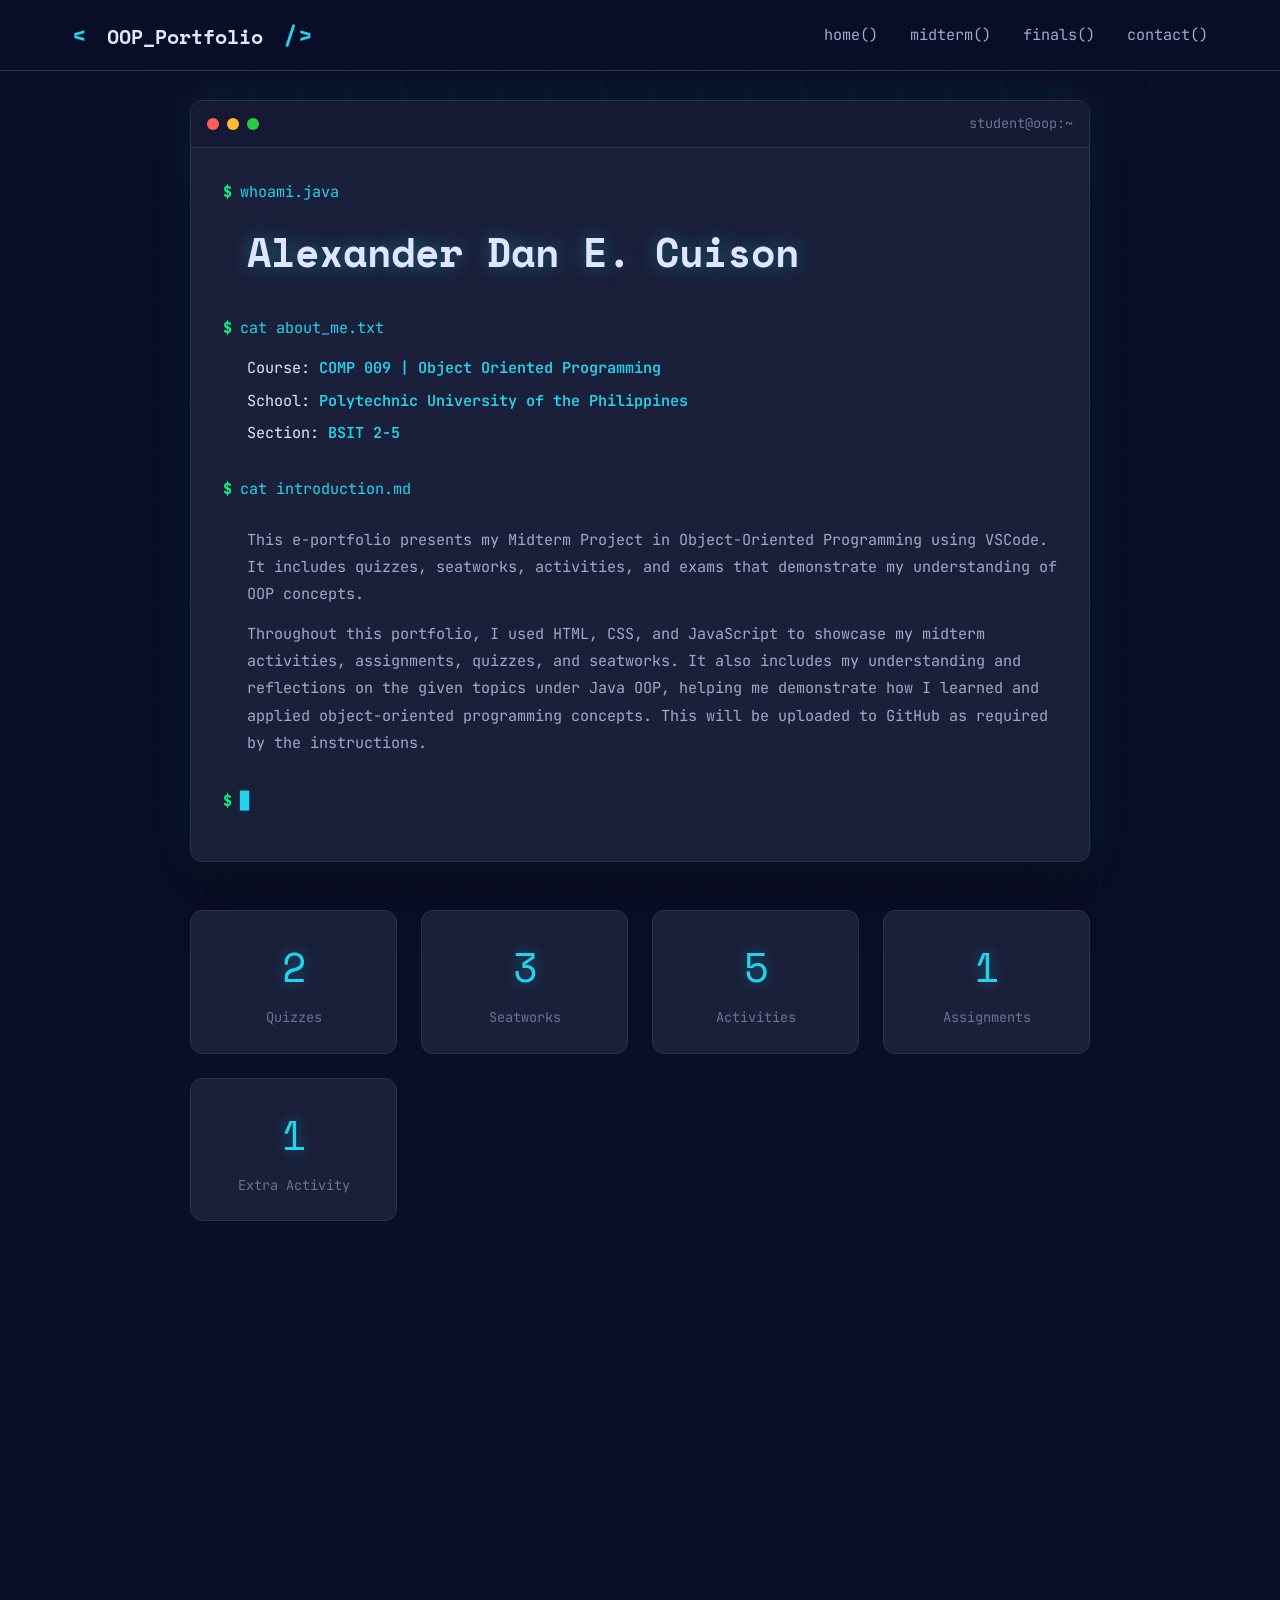
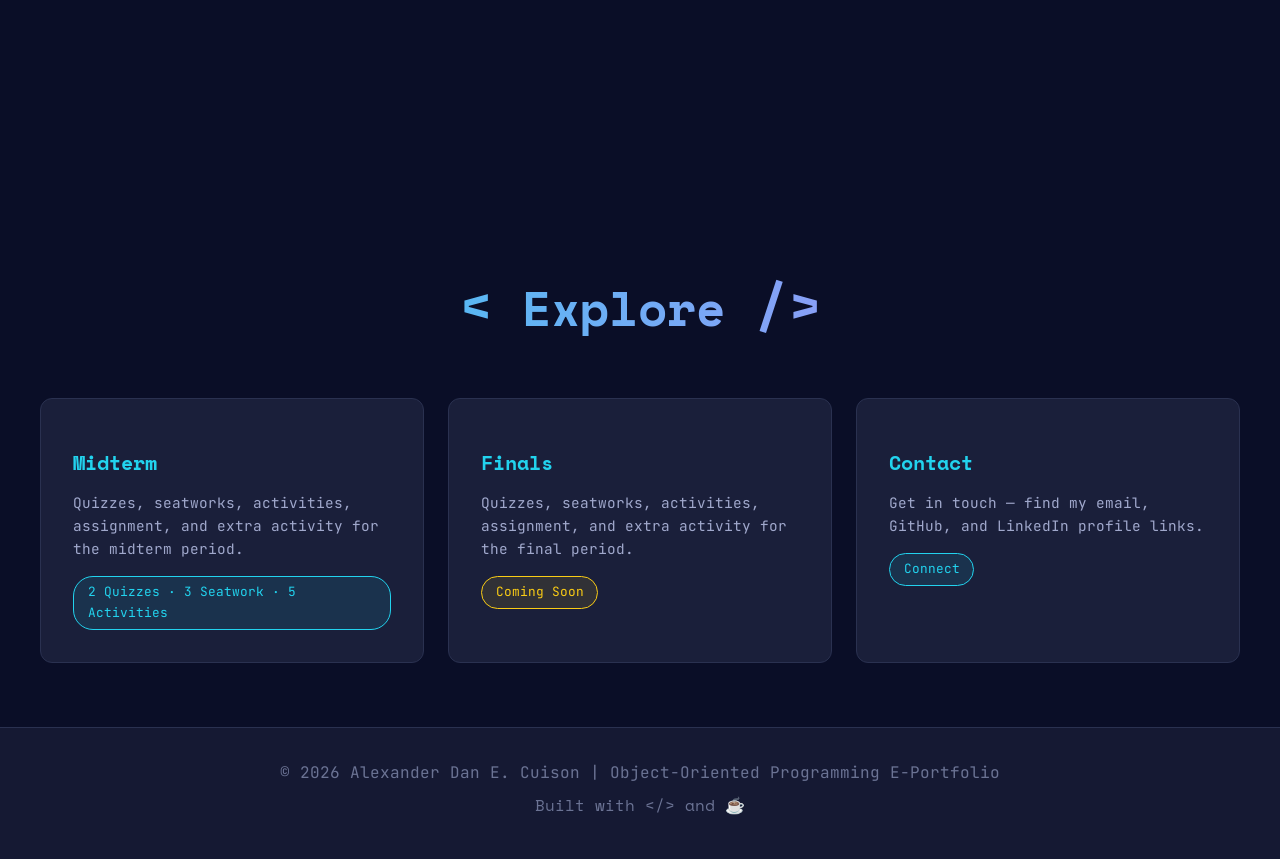
<file: index.html>
<!DOCTYPE html>
<html lang="en">
<head>
    <meta charset="UTF-8">
    <meta name="viewport" content="width=device-width, initial-scale=1.0">
    <title>OOP E-Portfolio | Alexander Dan E. Cuison</title>
    <link rel="stylesheet" href="styles.css">
    <link href="https://fonts.googleapis.com/css2?family=JetBrains+Mono:wght@400;600;700&family=Space+Mono:wght@400;700&display=swap" rel="stylesheet">
</head>
<body>
<div class="grid-background"></div>

<!-- Navigation -->
<nav class="navbar">
    <div class="nav-container">
        <div class="logo">
            <span class="logo-bracket">&lt;</span>
            <span class="logo-text">OOP_Portfolio</span>
            <span class="logo-bracket">/&gt;</span>
        </div>
        <ul class="nav-menu">
            <li><a href="index.html"   class="nav-link active">home()</a></li>
            <li><a href="midterm.html" class="nav-link">midterm()</a></li>
            <li><a href="finals.html"  class="nav-link">finals()</a></li>
            <li><a href="contact.html" class="nav-link">contact()</a></li>
        </ul>
        <div class="menu-toggle"><span></span><span></span><span></span></div>
    </div>
</nav>

<!-- HOME HERO -->
<section id="home" class="section">
<div class="container">
<div class="hero">
<div class="terminal-window">
    <div class="terminal-header">
        <span class="terminal-dot red"></span>
        <span class="terminal-dot yellow"></span>
        <span class="terminal-dot green"></span>
        <span class="terminal-title">student@oop:~</span>
    </div>
    <div class="terminal-body">
        <div class="terminal-line">
            <span class="prompt">$</span> <span class="command">whoami.java</span>
        </div>
        <div class="terminal-output">
            <h1 class="glitch" data-text="Alexander Dan E. Cuison">Alexander Dan E. Cuison</h1>
        </div>
        <div class="terminal-line">
            <span class="prompt">$</span> <span class="command">cat about_me.txt</span>
        </div>
        <div class="terminal-output">
            <p class="typing-text">Course: <span class="highlight">COMP 009 | Object Oriented Programming</span></p>
            <p class="typing-text">School: <span class="highlight">Polytechnic University of the Philippines</span></p>
            <p class="typing-text">Section: <span class="highlight">BSIT 2-5</span></p>
        </div>
        <div class="terminal-line">
            <span class="prompt">$</span> <span class="command">cat introduction.md</span>
        </div>
        <div class="terminal-output intro-text">
            <p>
                This e-portfolio presents my Midterm Project in Object-Oriented Programming using VSCode.
                It includes quizzes, seatworks, activities, and exams that demonstrate my understanding of OOP concepts.
            </p>
            <p>
                Throughout this portfolio, I used HTML, CSS, and JavaScript to showcase my midterm activities, assignments, quizzes, and seatworks. It also includes my understanding and reflections on the given topics under Java OOP, helping me demonstrate how I learned and applied object-oriented programming concepts. This will be uploaded to GitHub as required by the instructions.
            </p>
        </div>
        <div class="terminal-line cursor-blink">
            <span class="prompt">$</span> <span class="cursor">█</span>
        </div>
    </div>
</div>
</div>

<!-- Portfolio Stats -->
<div class="stats-grid">
    <div class="stat-card">
        <span class="stat-number">2</span>
        <div class="stat-label"> Quizzes</div>
    </div>
    <div class="stat-card">
        <span class="stat-number">3</span>
        <div class="stat-label"> Seatworks</div>
    </div>
    <div class="stat-card">
        <span class="stat-number">5</span>
        <div class="stat-label"> Activities</div>
    </div>
    <div class="stat-card">
        <span class="stat-number">1</span>
        <div class="stat-label"> Assignments</div>
    </div>
    <div class="stat-card">
        <span class="stat-number">1</span>
        <div class="stat-label"> Extra Activity</div>
    </div>
</div>

<!-- About This Portfolio -->
<div class="about-portfolio-card fade-in">
    <h3>📖 About This Portfolio</h3>
    <p>
        Welcome to my OOP E-Portfolio for COMP 009 – Object Oriented Programming at Polytechnic University of the Philippines.
        This portfolio is organized into dedicated pages for each grading period, making it easy to navigate and review all submitted work.
    </p>
    <p>
        Each entry includes the original instructions, my code solution with syntax highlighting, screenshots of the output, a detailed explanation of how the program works, and a personal reflection. All content is presented as-is, reflecting my learning journey throughout the course.
    </p>
    <p>
        The portfolio is structured using HTML, CSS, and JavaScript — demonstrating not only my OOP skills in Java, but also my ability to present technical work in a clear, professional format.
    </p>
</div>

<!-- Navigation Cards -->
<h2 class="section-title" style="margin-top:4rem;">
    <span class="title-bracket">&lt;</span> Explore <span class="title-bracket">/&gt;</span>
</h2>
<div class="nav-cards">
    <a href="midterm.html" class="nav-card">
        <span class="nav-card-icon"></span>
        <h3>Midterm</h3>
        <p>Quizzes, seatworks, activities, assignment, and extra activity for the midterm period.</p>
        <span class="nav-card-badge">2 Quizzes · 3 Seatwork · 5 Activities</span>
    </a>
    <a href="finals.html" class="nav-card coming-soon-card">
        <span class="nav-card-icon"></span>
        <h3>Finals</h3>
        <p>Quizzes, seatworks, activities, assignment, and extra activity for the final period.</p>
        <span class="nav-card-badge">Coming Soon</span>
    </a>
    <a href="contact.html" class="nav-card">
        <span class="nav-card-icon"></span>
        <h3>Contact</h3>
        <p>Get in touch — find my email, GitHub, and LinkedIn profile links.</p>
        <span class="nav-card-badge">Connect</span>
    </a>
</div>

</div>
</section>

<!-- Footer -->
<footer class="footer">
    <div class="container">
        <p>&copy; 2026 Alexander Dan E. Cuison | Object-Oriented Programming E-Portfolio</p>
        <p class="footer-code">Built with &lt;/&gt; and ☕</p>
    </div>
</footer>

<script src="script.js"></script>
</body>
</html>
</file>
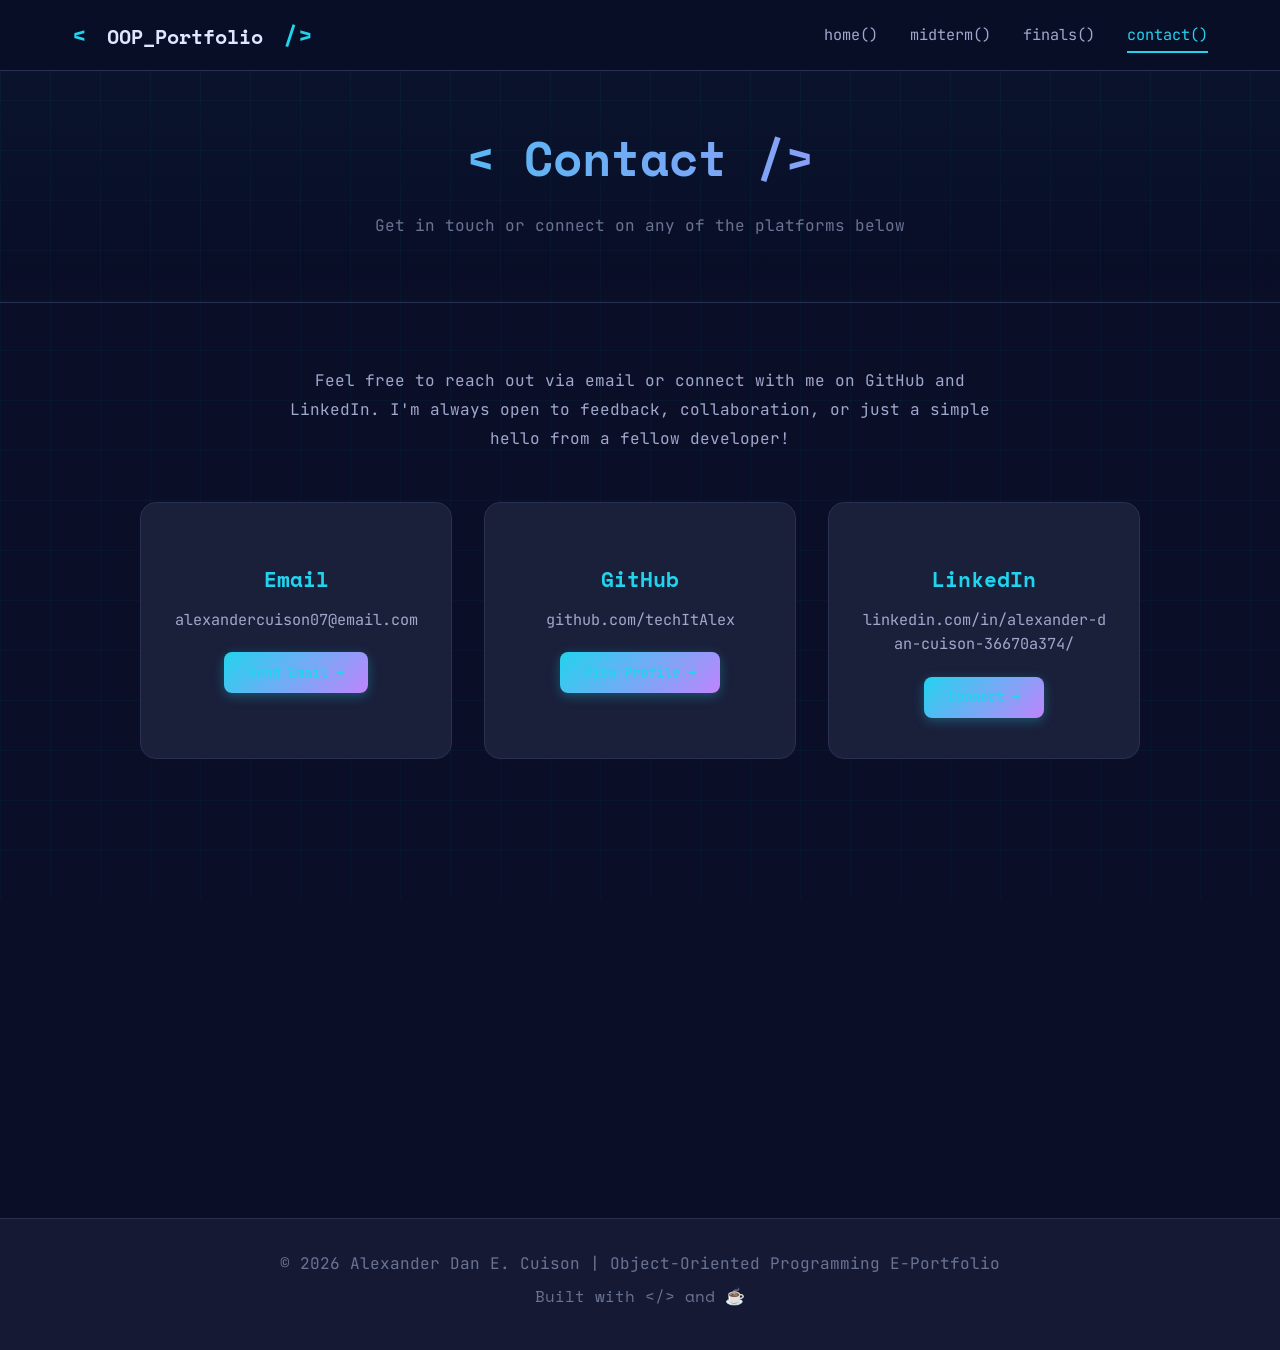
<file: contact.html>
<!DOCTYPE html>
<html lang="en">
<head>
    <meta charset="UTF-8">
    <meta name="viewport" content="width=device-width, initial-scale=1.0">
    <title>Contact | OOP E-Portfolio | Alexander Dan E. Cuison</title>
    <link rel="stylesheet" href="styles.css">
    <link href="https://fonts.googleapis.com/css2?family=JetBrains+Mono:wght@400;600;700&family=Space+Mono:wght@400;700&display=swap" rel="stylesheet">
    <style>
        .contact-section { padding-bottom: 6rem; }

        .contact-intro {
            max-width: 700px; margin: 0 auto 3rem;
            text-align: center;
        }
        .contact-intro p { color: var(--text-secondary); line-height: 1.8; }

        .contact-grid {
            display: grid;
            grid-template-columns: repeat(auto-fit, minmax(280px, 1fr));
            gap: 2rem;
            max-width: 1000px;
            margin: 0 auto;
        }

        .contact-card {
            background: var(--bg-card);
            border: 1px solid var(--border-color);
            border-radius: 16px;
            padding: 2.5rem 2rem;
            text-align: center;
            transition: all 0.3s ease;
            position: relative;
            overflow: hidden;
        }
        .contact-card::before {
            content: '';
            position: absolute; top: 0; left: 0;
            width: 100%; height: 3px;
            background: linear-gradient(90deg, var(--accent-cyan), var(--accent-magenta));
            transform: scaleX(0); transform-origin: left;
            transition: transform 0.3s ease;
        }
        .contact-card:hover::before { transform: scaleX(1); }
        .contact-card:hover {
            transform: translateY(-10px);
            border-color: var(--accent-cyan);
            box-shadow: 0 15px 50px var(--shadow-color);
        }

        .contact-icon { font-size: 3.5rem; margin-bottom: 1.25rem; display: block; }

        .contact-card h3 {
            font-family: var(--font-display);
            color: var(--accent-cyan); font-size: 1.3rem; margin-bottom: 0.75rem;
        }
        .contact-card .contact-value {
            color: var(--text-secondary); font-size: 0.95rem; margin-bottom: 1.25rem;
            word-break: break-all;
        }
        .contact-btn {
            display: inline-block;
            padding: 0.6rem 1.5rem;
            background: linear-gradient(135deg, var(--accent-cyan), var(--accent-magenta));
            color: var(--bg-primary); border-radius: 8px;
            text-decoration: none; font-family: var(--font-mono);
            font-size: 0.85rem; font-weight: 700;
            transition: all 0.3s ease;
            box-shadow: 0 3px 12px rgba(34,211,238,0.3);
        }
        .contact-btn:hover { transform: translateY(-2px); box-shadow: 0 6px 20px rgba(34,211,238,0.5); }

        .terminal-contact {
            max-width: 700px; margin: 4rem auto 0;
            background: var(--bg-card); border: 1px solid var(--border-color);
            border-radius: 12px; overflow: hidden;
        }
        .terminal-contact .terminal-header {
            background: var(--bg-secondary); padding: 0.75rem 1rem;
            display: flex; align-items: center; gap: 0.5rem;
            border-bottom: 1px solid var(--border-color);
        }
        .terminal-contact .terminal-body { padding: 1.5rem; }
        .terminal-contact .terminal-line { display: flex; gap: 0.5rem; margin-bottom: 0.5rem; }
        .terminal-contact .prompt { color: var(--accent-green); font-weight: 700; }
        .terminal-contact .cmd { color: var(--accent-cyan); }
        .terminal-contact .out { color: var(--text-secondary); margin-left: 1.25rem; margin-bottom: 1rem; }
    </style>
</head>
<body>
<div class="grid-background"></div>

<!-- Navigation -->
<nav class="navbar">
    <div class="nav-container">
        <div class="logo">
            <span class="logo-bracket">&lt;</span>
            <span class="logo-text">OOP_Portfolio</span>
            <span class="logo-bracket">/&gt;</span>
        </div>
        <ul class="nav-menu">
            <li><a href="index.html"   class="nav-link">home()</a></li>
            <li><a href="midterm.html" class="nav-link">midterm()</a></li>
            <li><a href="finals.html"  class="nav-link">finals()</a></li>
            <li><a href="contact.html" class="nav-link active">contact()</a></li>
        </ul>
        <div class="menu-toggle"><span></span><span></span><span></span></div>
    </div>
</nav>

<!-- Page Header -->
<div class="page-header">
    <h1 class="page-title">&lt; Contact /&gt;</h1>
    <p class="page-subtitle">Get in touch or connect on any of the platforms below</p>
</div>

<div class="container contact-section">

    <div class="contact-intro">
        <p>Feel free to reach out via email or connect with me on GitHub and LinkedIn. I'm always open to feedback, collaboration, or just a simple hello from a fellow developer!</p>
    </div>

    <div class="contact-grid">

        <div class="contact-card">
            <span class="contact-icon"></span>
            <h3>Email</h3>
            <p class="contact-value">alexandercuison07@email.com</p>
            <a href="mailto:alexandercuison07@email.com" class="contact-btn">Send Email →</a>
        </div>

        <div class="contact-card">
            <span class="contact-icon"></span>
            <h3>GitHub</h3>
            <p class="contact-value">github.com/techItAlex</p>
            <a href="https://github.com/techItAlex" target="_blank" rel="noopener" class="contact-btn">View Profile →</a>
        </div>

        <div class="contact-card">
            <span class="contact-icon"></span>
            <h3>LinkedIn</h3>
            <p class="contact-value">linkedin.com/in/alexander-dan-cuison-36670a374/</p>
            <a href="https://linkedin.com/in/alexander-dan-cuison-36670a374/" target="_blank" rel="noopener" class="contact-btn">Connect →</a>
        </div>

    </div>

    <!-- Terminal-style contact info block -->
    <div class="terminal-contact fade-in">
        <div class="terminal-header">
            <span class="terminal-dot red"></span>
            <span class="terminal-dot yellow"></span>
            <span class="terminal-dot green"></span>
            <span class="terminal-title">contact.java</span>
        </div>
        <div class="terminal-body">
            <div class="terminal-line">
                <span class="prompt">$</span>
                <span class="cmd">cat contact_info.json</span>
            </div>
            <div class="out">
                <p><span style="color:var(--accent-cyan)">name</span>: <span style="color:var(--accent-yellow)">"Alexander Dan E. Cuison"</span>,</p>
                <p><span style="color:var(--accent-cyan)">course</span>: <span style="color:var(--accent-yellow)">"BSIT"</span>,</p>
                <p><span style="color:var(--accent-cyan)">section</span>: <span style="color:var(--accent-yellow)">"2-5"</span>,</p>
                <p><span style="color:var(--accent-cyan)">school</span>: <span style="color:var(--accent-yellow)">"Polytechnic University of the Philippines"</span>,</p>
                <p><span style="color:var(--accent-cyan)">subject</span>: <span style="color:var(--accent-yellow)">"COMP 009 - Object Oriented Programming"</span></p>
            </div>
            <div class="terminal-line" style="margin-top:0.5rem;">
                <span class="prompt">$</span>
                <span class="cmd" style="color:var(--accent-green)">// Open to feedback, collaboration, and connections!</span>
            </div>
        </div>
    </div>

</div>

<!-- Footer -->
<footer class="footer">
    <div class="container">
        <p>&copy; 2026 Alexander Dan E. Cuison | Object-Oriented Programming E-Portfolio</p>
        <p class="footer-code">Built with &lt;/&gt; and ☕</p>
    </div>
</footer>

<script src="script.js"></script>
</body>
</html>
</file>
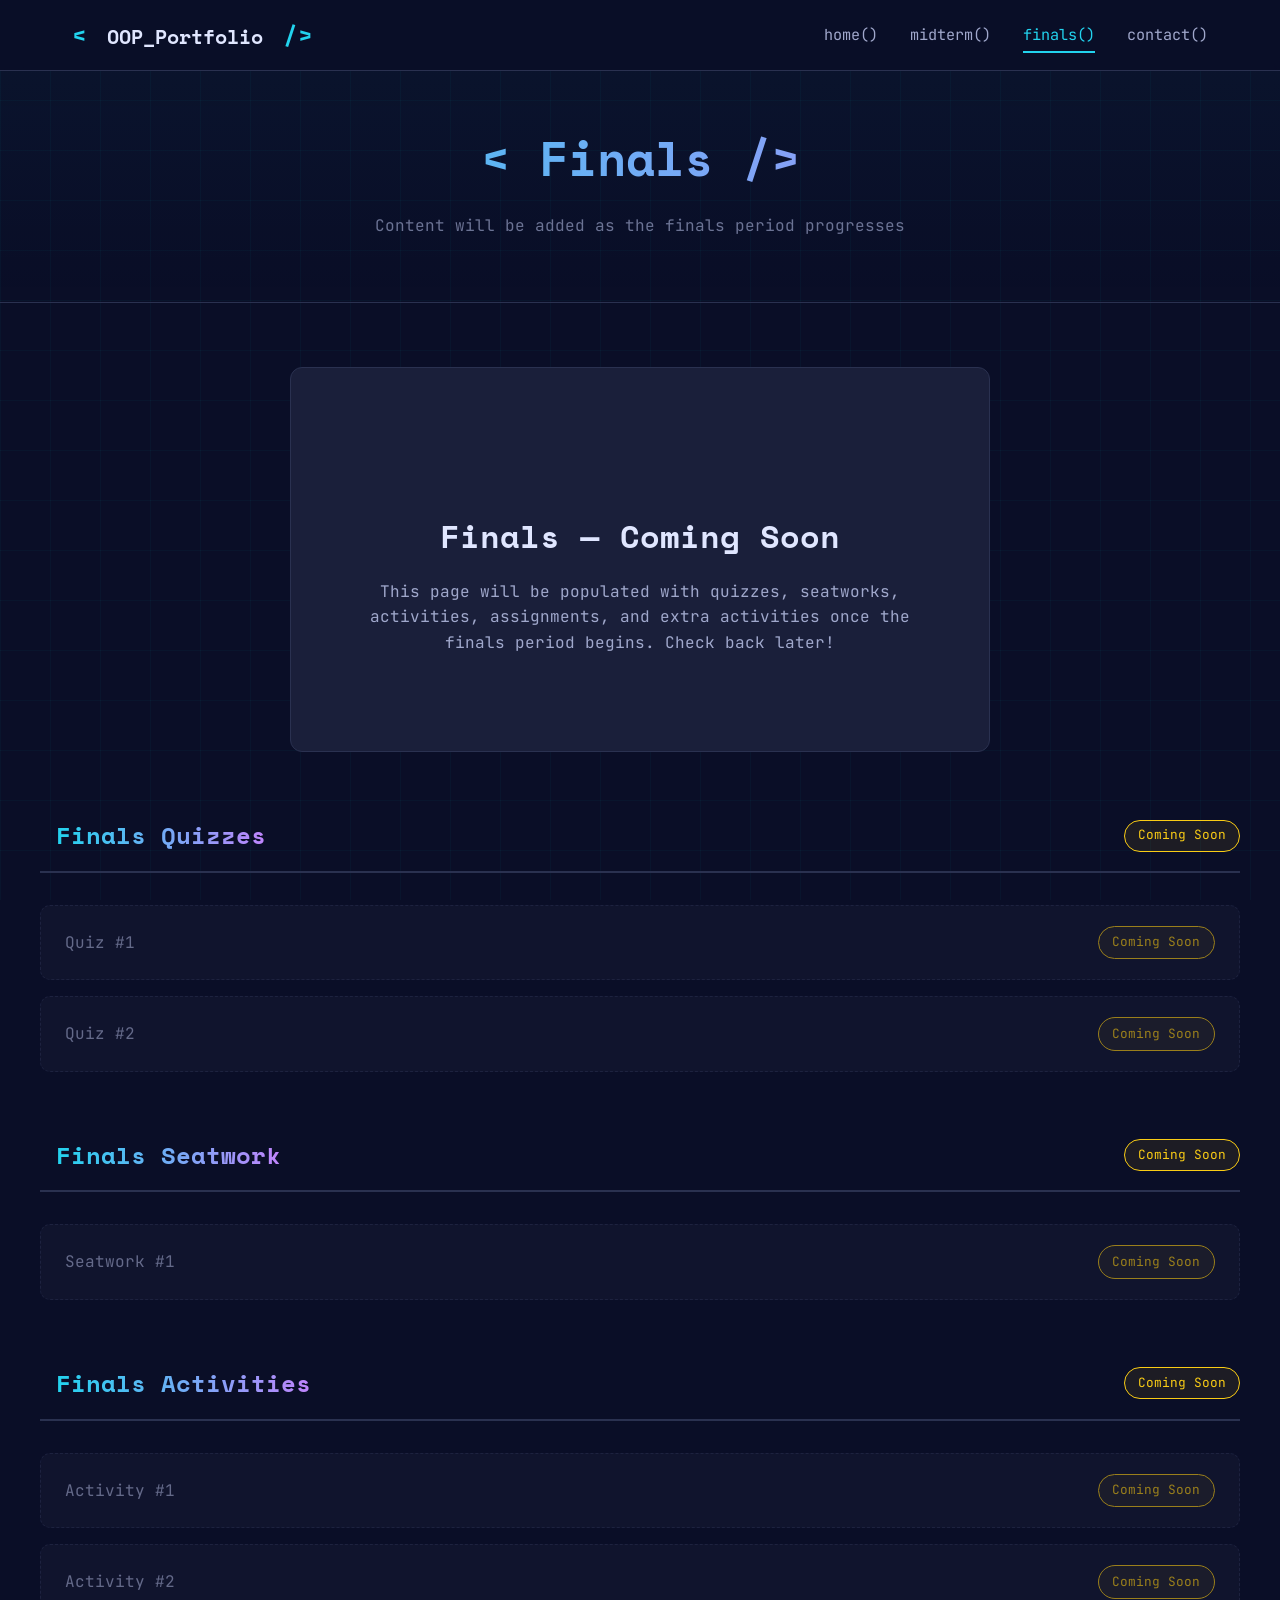
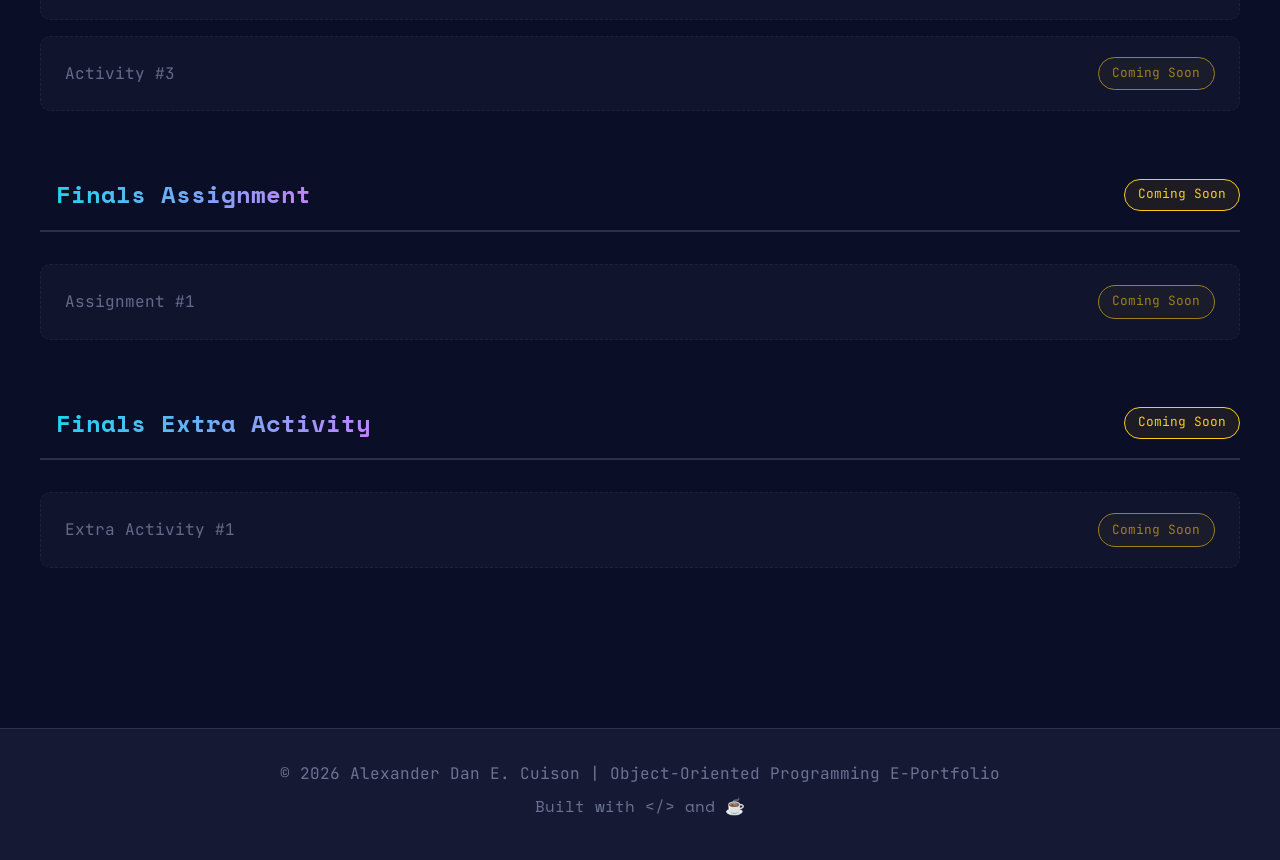
<file: finals.html>
<!DOCTYPE html>
<html lang="en">
<head>
    <meta charset="UTF-8">
    <meta name="viewport" content="width=device-width, initial-scale=1.0">
    <title>Finals | OOP E-Portfolio | Alexander Dan E. Cuison</title>
    <link rel="stylesheet" href="styles.css">
    <link href="https://fonts.googleapis.com/css2?family=JetBrains+Mono:wght@400;600;700&family=Space+Mono:wght@400;700&display=swap" rel="stylesheet">
</head>
<body>
<div class="grid-background"></div>

<!-- Navigation -->
<nav class="navbar">
    <div class="nav-container">
        <div class="logo">
            <span class="logo-bracket">&lt;</span>
            <span class="logo-text">OOP_Portfolio</span>
            <span class="logo-bracket">/&gt;</span>
        </div>
        <ul class="nav-menu">
            <li><a href="index.html"   class="nav-link">home()</a></li>
            <li><a href="midterm.html" class="nav-link">midterm()</a></li>
            <li><a href="finals.html"  class="nav-link active">finals()</a></li>
            <li><a href="contact.html" class="nav-link">contact()</a></li>
        </ul>
        <div class="menu-toggle"><span></span><span></span><span></span></div>
    </div>
</nav>

<!-- Page Header -->
<div class="page-header">
    <h1 class="page-title">&lt; Finals /&gt;</h1>
    <p class="page-subtitle">Content will be added as the finals period progresses</p>
</div>

<div class="container" style="padding-bottom: 6rem;">

    <!-- Coming Soon Hero -->
    <div class="content-card" style="max-width:700px;margin:0 auto 4rem;">
        <div class="card-body">
            <div class="coming-soon">
                <div class="loading-animation">
                    <span></span><span></span><span></span>
                </div>
                <h3>Finals — Coming Soon</h3>
                <p>This page will be populated with quizzes, seatworks, activities, assignments, and extra activities once the finals period begins. Check back later!</p>
            </div>
        </div>
    </div>

    <!-- Quizzes Placeholder -->
    <div class="category-block">
        <div class="category-label">
            <span class="cat-icon"></span>
            <h2>Finals Quizzes</h2>
            <span class="cat-count" style="background:rgba(250,204,21,0.08);border-color:var(--accent-yellow);color:var(--accent-yellow);">Coming Soon</span>
        </div>
        <div class="coming-soon-list">
            <div class="coming-soon-item">
                <span class="coming-soon-item-title">Quiz #1</span>
                <span class="coming-soon-badge">Coming Soon</span>
            </div>
            <div class="coming-soon-item">
                <span class="coming-soon-item-title">Quiz #2</span>
                <span class="coming-soon-badge">Coming Soon</span>
            </div>
        </div>
    </div>

    <!-- Seatwork Placeholder -->
    <div class="category-block">
        <div class="category-label">
            <span class="cat-icon"></span>
            <h2>Finals Seatwork</h2>
            <span class="cat-count" style="background:rgba(250,204,21,0.08);border-color:var(--accent-yellow);color:var(--accent-yellow);">Coming Soon</span>
        </div>
        <div class="coming-soon-list">
            <div class="coming-soon-item">
                <span class="coming-soon-item-title">Seatwork #1</span>
                <span class="coming-soon-badge">Coming Soon</span>
            </div>
        </div>
    </div>

    <!-- Activities Placeholder -->
    <div class="category-block">
        <div class="category-label">
            <span class="cat-icon"></span>
            <h2>Finals Activities</h2>
            <span class="cat-count" style="background:rgba(250,204,21,0.08);border-color:var(--accent-yellow);color:var(--accent-yellow);">Coming Soon</span>
        </div>
        <div class="coming-soon-list">
            <div class="coming-soon-item">
                <span class="coming-soon-item-title">Activity #1</span>
                <span class="coming-soon-badge">Coming Soon</span>
            </div>
            <div class="coming-soon-item">
                <span class="coming-soon-item-title">Activity #2</span>
                <span class="coming-soon-badge">Coming Soon</span>
            </div>
            <div class="coming-soon-item">
                <span class="coming-soon-item-title">Activity #3</span>
                <span class="coming-soon-badge">Coming Soon</span>
            </div>
        </div>
    </div>

    <!-- Assignment Placeholder -->
    <div class="category-block">
        <div class="category-label">
            <span class="cat-icon"></span>
            <h2>Finals Assignment</h2>
            <span class="cat-count" style="background:rgba(250,204,21,0.08);border-color:var(--accent-yellow);color:var(--accent-yellow);">Coming Soon</span>
        </div>
        <div class="coming-soon-list">
            <div class="coming-soon-item">
                <span class="coming-soon-item-title">Assignment #1</span>
                <span class="coming-soon-badge">Coming Soon</span>
            </div>
        </div>
    </div>

    <!-- Extra Activity Placeholder -->
    <div class="category-block">
        <div class="category-label">
            <span class="cat-icon"></span>
            <h2>Finals Extra Activity</h2>
            <span class="cat-count" style="background:rgba(250,204,21,0.08);border-color:var(--accent-yellow);color:var(--accent-yellow);">Coming Soon</span>
        </div>
        <div class="coming-soon-list">
            <div class="coming-soon-item">
                <span class="coming-soon-item-title">Extra Activity #1</span>
                <span class="coming-soon-badge">Coming Soon</span>
            </div>
        </div>
    </div>

</div>

<!-- Footer -->
<footer class="footer">
    <div class="container">
        <p>&copy; 2026 Alexander Dan E. Cuison | Object-Oriented Programming E-Portfolio</p>
        <p class="footer-code">Built with &lt;/&gt; and ☕</p>
    </div>
</footer>

<script src="script.js"></script>
</body>
</html>
</file>
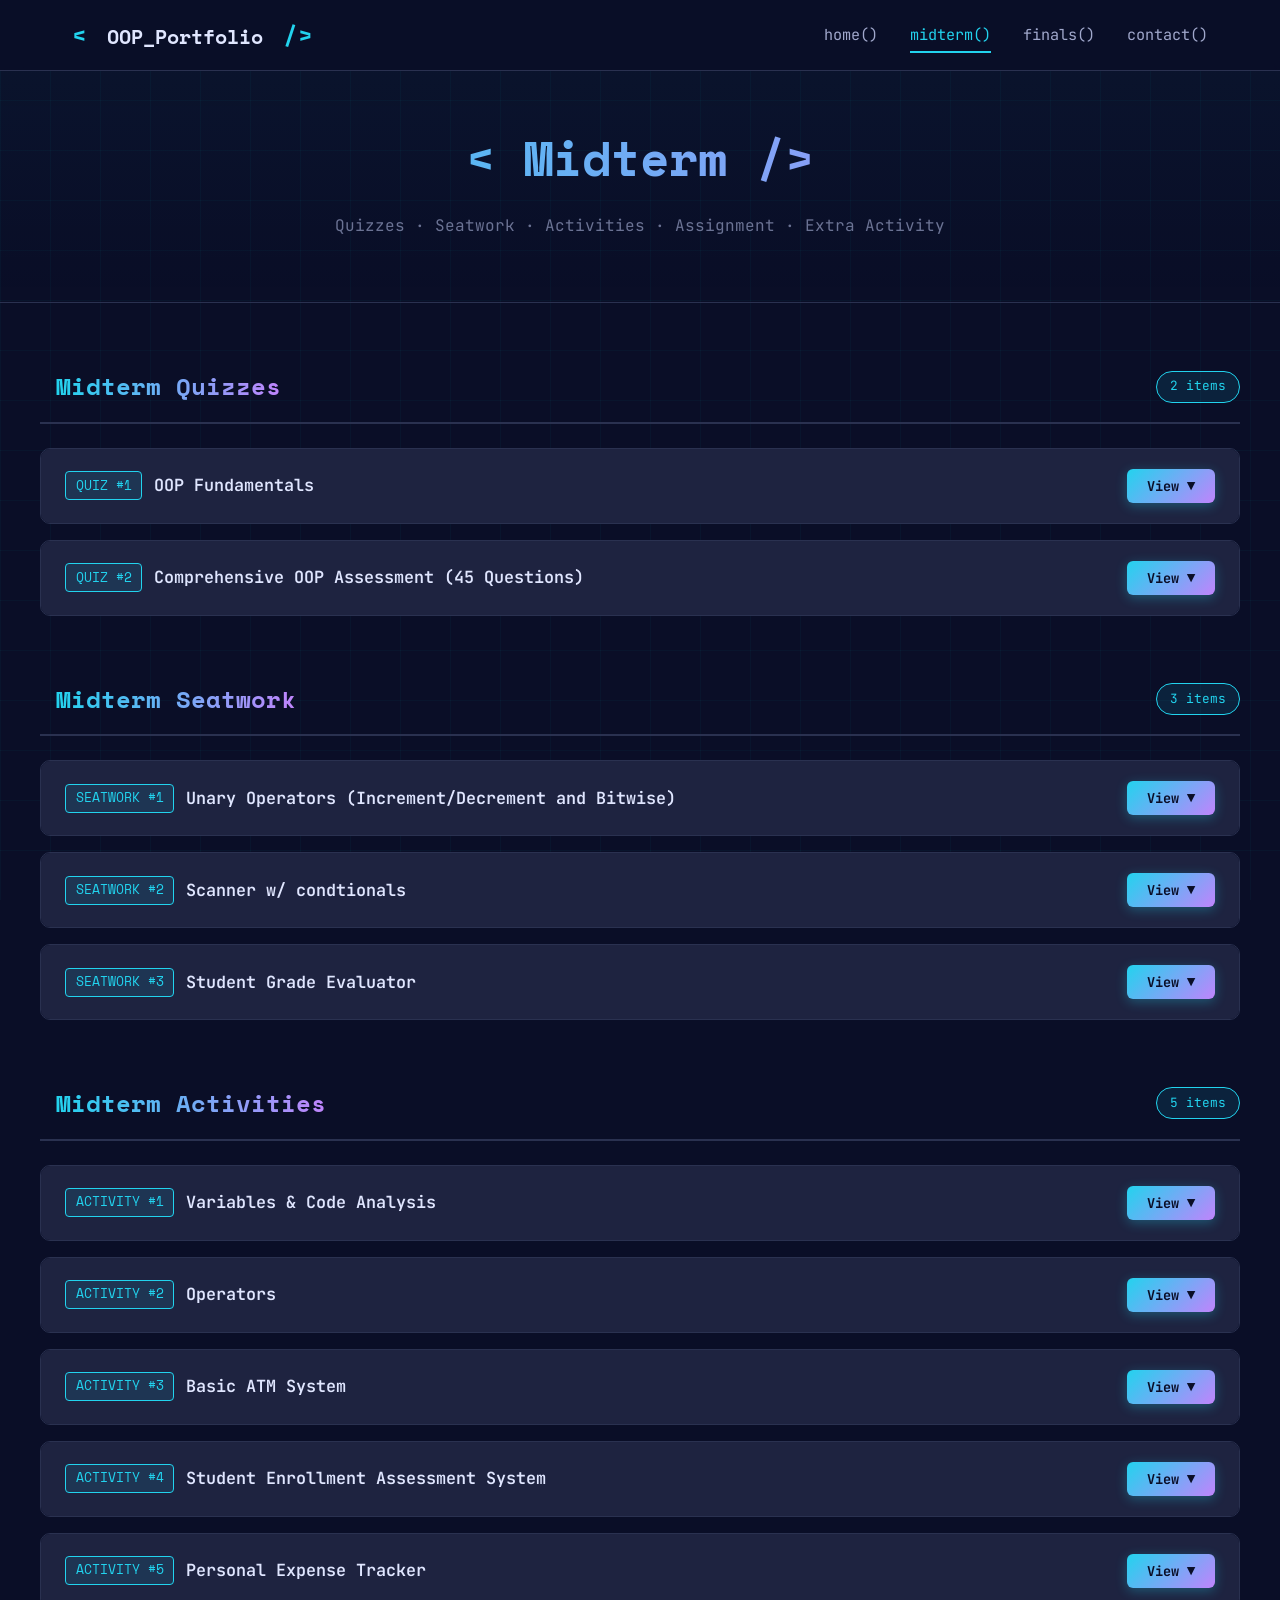
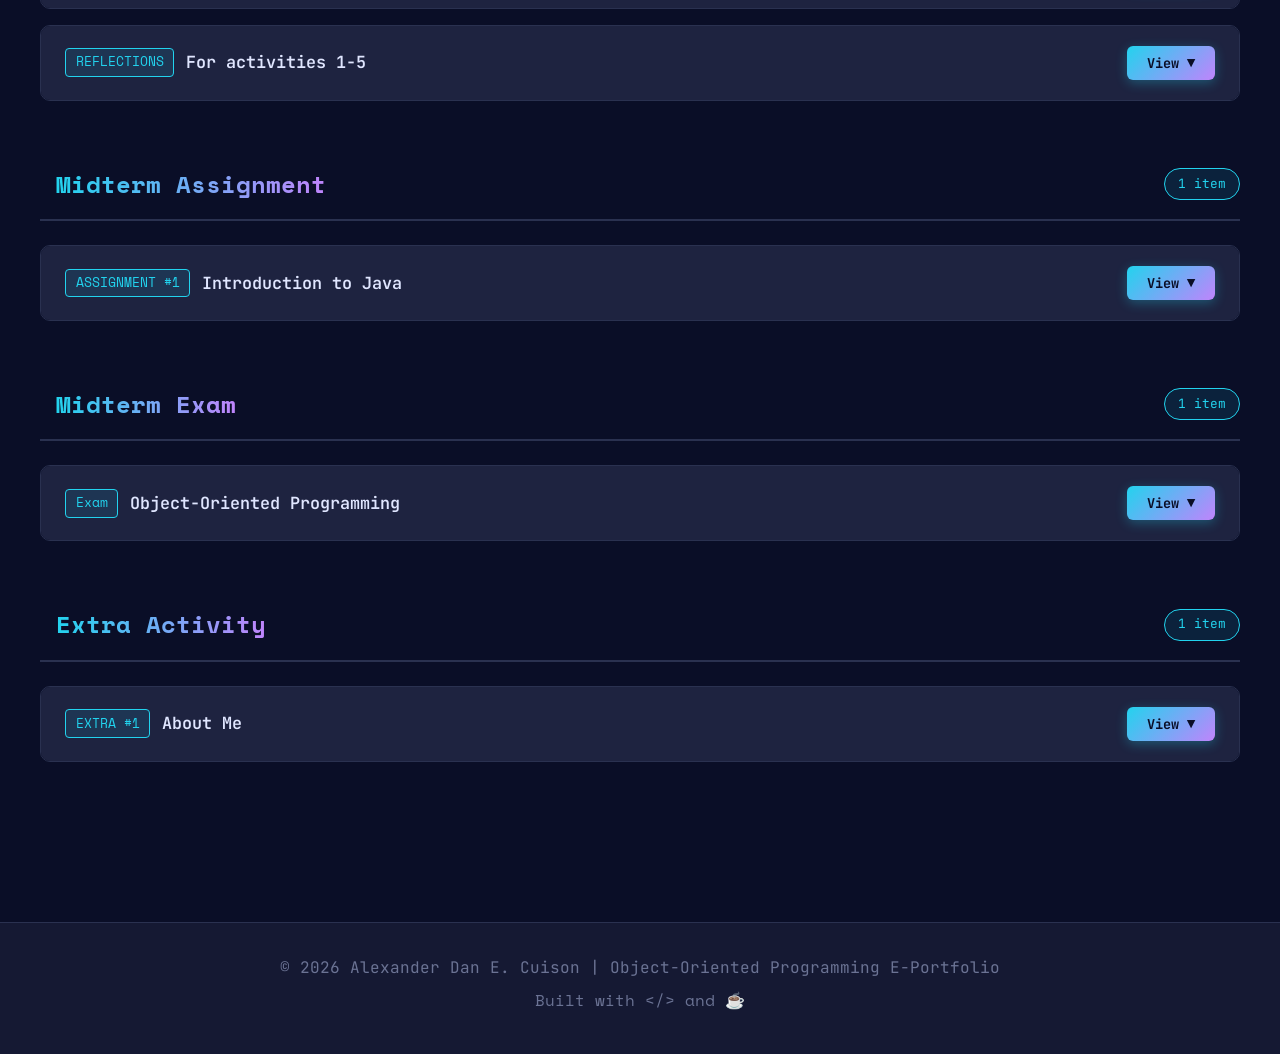
<file: midterm.html>
<!DOCTYPE html>
<html lang="en">
<head>
    <meta charset="UTF-8">
    <meta name="viewport" content="width=device-width, initial-scale=1.0">
    <title>Midterm | OOP E-Portfolio | Alexander Dan E. Cuison</title>
    <link rel="stylesheet" href="styles.css">
    <link href="https://fonts.googleapis.com/css2?family=JetBrains+Mono:wght@400;600;700&family=Space+Mono:wght@400;700&display=swap" rel="stylesheet">
</head>
<body>
<div class="grid-background"></div>

<!-- Navigation -->
<nav class="navbar">
    <div class="nav-container">
        <div class="logo">
            <span class="logo-bracket">&lt;</span>
            <span class="logo-text">OOP_Portfolio</span>
            <span class="logo-bracket">/&gt;</span>
        </div>
        <ul class="nav-menu">
            <li><a href="index.html"   class="nav-link">home()</a></li>
            <li><a href="midterm.html" class="nav-link active">midterm()</a></li>
            <li><a href="finals.html"  class="nav-link">finals()</a></li>
            <li><a href="contact.html" class="nav-link">contact()</a></li>
        </ul>
        <div class="menu-toggle"><span></span><span></span><span></span></div>
    </div>
</nav>

<!-- Page Header -->
<div class="page-header">
    <h1 class="page-title">&lt; Midterm /&gt;</h1>
    <p class="page-subtitle">Quizzes · Seatwork · Activities · Assignment · Extra Activity</p>
</div>

<div class="container" style="padding-bottom: 6rem;">

<!-- ============================================================
     QUIZZES
     ============================================================ -->
<div class="category-block">
    <div class="category-label">
        <span class="cat-icon"></span>
        <h2>Midterm Quizzes</h2>
        <span class="cat-count">2 items</span>
    </div>

    <div class="item-list">

        <!-- Quiz #1 -->
        <div class="item-card">
            <div class="item-card-header" onclick="toggleItem(this.querySelector('.view-btn'))">
                <div class="item-card-title">
                    <span class="item-num">QUIZ #1</span>
                    <h4>OOP Fundamentals</h4>
                </div>
                <button class="view-btn" onclick="event.stopPropagation(); toggleItem(this)">View <span class="btn-arrow">▼</span></button>
            </div>
            <div class="item-card-body">
                <div class="item-card-inner">
                    <div class="score-display">
                        <div class="score-box">
                            <span class="score-label">Score:</span>
                            <span class="score-value">28/30</span>
                        </div>
                        <p class="score-note">Face-to-face assessment — No paper copy available</p>
                    </div>
                    <div class="reflection-box">
                        <h5>🤔 Reflection</h5>
                        <p>This quiz helped me understand the fundamentals of Java in a clearer and more structured way. It wasn’t just about memorizing what Java is, but actually recognizing why it was created and how it evolved over time. Learning about its history gave me a better appreciation of how programming languages develop to solve real-world problems. The basics of object-oriented programming also started to make more sense, especially concepts like organizing code into methods and understanding how programs are structured. At first, some terms felt overwhelming, but through the quiz, I realized that these concepts are actually connected and build on each other. Overall, this quiz strengthened my foundation in Java and made me more confident in continuing to learn and apply OOP concepts in future activities.</p>
                    </div>
                </div>
            </div>
        </div>

        <!-- Quiz #2 -->
        <div class="item-card">
            <div class="item-card-header" onclick="toggleItem(this.querySelector('.view-btn'))">
                <div class="item-card-title">
                    <span class="item-num">QUIZ #2</span>
                    <h4>Comprehensive OOP Assessment (45 Questions)</h4>
                </div>
                <button class="view-btn" onclick="event.stopPropagation(); toggleItem(this)">View <span class="btn-arrow">▼</span></button>
            </div>
            <div class="item-card-body">
                <div class="item-card-inner">

                    <div class="score-display" style="margin-bottom:2rem;">
                        <div class="score-box">
                            <span class="score-label">Score:</span>
                            <span class="score-value">43/45</span>
                        </div>
                        <p class="score-note">Score graded by Canvas</p>
                    </div>

                    <!-- Search Navigator -->
                    <div class="question-navigator">
                        <label for="quiz2-search">🔍 Search Question (1-45):</label>
                        <div class="search-input-group">
                            <input type="number" id="quiz2-search" min="1" max="45" placeholder="Enter question number..."
                                   onkeypress="if(event.key==='Enter') searchQuiz2Question()">
                            <button class="search-btn" onclick="searchQuiz2Question()">Search</button>
                        </div>
                        <p class="search-helper">💡 Type a number (1-45) and press Enter or click Search</p>
                    </div>

                    <!-- Questions Container -->
                    <div class="questions-container" id="quiz2-questions-container" style="display:none;">

                        <!-- Q1 -->
                        <div class="question-item" id="q1">
                            <div class="question-header" onclick="toggleQuestion(this)">
                                <span class="question-number">Question 1</span><span class="toggle-icon">▼</span>
                            </div>
                            <div class="question-content">
                                <p class="question-text">Which of the following is a correct method declaration?</p>
                                <div class="answer-section">
                                    <button class="reveal-btn" onclick="revealAnswer(this)">Reveal Answer</button>
                                    <div class="answer-content" style="display:none;">
                                        <p class="answer-text">int add() {}</p>
                                        <p class="explanation-text"><strong>Explanation:</strong> A valid method needs a return type, name, and parentheses. This follows the correct Java syntax.</p>
                                    </div>
                                </div>
                            </div>
                        </div>

                        <!-- Q2 -->
                        <div class="question-item" id="q2">
                            <div class="question-header" onclick="toggleQuestion(this)">
                                <span class="question-number">Question 2</span><span class="toggle-icon">▼</span>
                            </div>
                            <div class="question-content">
                                <p class="question-text">What do you call a block of code that performs a specific task in Java?</p>
                                <div class="answer-section">
                                    <button class="reveal-btn" onclick="revealAnswer(this)">Reveal Answer</button>
                                    <div class="answer-content" style="display:none;">
                                        <p class="answer-text">Method</p>
                                        <p class="explanation-text"><strong>Explanation:</strong> A method is used to group code that performs a specific function, making programs easier to manage.</p>
                                    </div>
                                </div>
                            </div>
                        </div>

                        <!-- QUESTION 3 -->
<div class="question-item" id="q3">
    <div class="question-header" onclick="toggleQuestion(this)">
        <span class="question-number">Question 3</span>
        <span class="toggle-icon">▼</span>
    </div>
    <div class="question-content">
        <p class="question-text">What keyword is used to return a value from a method?</p>
        <div class="answer-section">
            <button class="reveal-btn" onclick="revealAnswer(this)">Reveal Answer</button>
            <div class="answer-content" style="display: none;">
                <p class="answer-text">return</p>
                <p class="explanation-text"><strong>Explanation:</strong> The return keyword sends a value back to where the method was called.</p>
            </div>
        </div>
    </div>
</div>

<!-- QUESTION 4 -->
<div class="question-item" id="q4">
    <div class="question-header" onclick="toggleQuestion(this)">
        <span class="question-number">Question 4</span>
        <span class="toggle-icon">▼</span>
    </div>
    <div class="question-content">
        <p class="question-text">Is it acceptable to use descriptive method names like calculateAverage()?</p>
        <div class="answer-section">
            <button class="reveal-btn" onclick="revealAnswer(this)">Reveal Answer</button>
            <div class="answer-content" style="display: none;">
                <p class="answer-text">True</p>
                <p class="explanation-text"><strong>Explanation:</strong> Descriptive names make code easier to understand and maintain.</p>
            </div>
        </div>
    </div>
</div>

<!-- QUESTION 5 -->
<div class="question-item" id="q5">
    <div class="question-header" onclick="toggleQuestion(this)">
        <span class="question-number">Question 5</span>
        <span class="toggle-icon">▼</span>
    </div>
    <div class="question-content">
        <p class="question-text">What does Arrays.sort() do?</p>
        <div class="answer-section">
            <button class="reveal-btn" onclick="revealAnswer(this)">Reveal Answer</button>
            <div class="answer-content" style="display: none;">
                <p class="answer-text">Sorts array elements</p>
                <p class="explanation-text"><strong>Explanation:</strong> It arranges elements in ascending order automatically.</p>
            </div>
        </div>
    </div>
</div>

<!-- QUESTION 6 -->
<div class="question-item" id="q6">
    <div class="question-header" onclick="toggleQuestion(this)">
        <span class="question-number">Question 6</span>
        <span class="toggle-icon">▼</span>
    </div>
    <div class="question-content">
        <p class="question-text">Is a return statement required in a non-void method?</p>
        <div class="answer-section">
            <button class="reveal-btn" onclick="revealAnswer(this)">Reveal Answer</button>
            <div class="answer-content" style="display: none;">
                <p class="answer-text">True</p>
                <p class="explanation-text"><strong>Explanation:</strong> Non-void methods must return a value, otherwise an error occurs.</p>
            </div>
        </div>
    </div>
</div>

<!-- QUESTION 7 -->
<div class="question-item" id="q7">
    <div class="question-header" onclick="toggleQuestion(this)">
        <span class="question-number">Question 7</span>
        <span class="toggle-icon">▼</span>
    </div>
    <div class="question-content">
        <p class="question-text">Which best describes a Java method?</p>
        <div class="answer-section">
            <button class="reveal-btn" onclick="revealAnswer(this)">Reveal Answer</button>
            <div class="answer-content" style="display: none;">
                <p class="answer-text">A block of code that performs a specific task</p>
                <p class="explanation-text"><strong>Explanation:</strong> Methods are designed to do one specific job inside a program.</p>
            </div>
        </div>
    </div>
</div>

<!-- QUESTION 8 -->
<div class="question-item" id="q8">
    <div class="question-header" onclick="toggleQuestion(this)">
        <span class="question-number">Question 8</span>
        <span class="toggle-icon">▼</span>
    </div>
    <div class="question-content">
        <p class="question-text">Will removing the inner loop still print all elements of a 2D array?</p>
        <div class="answer-section">
            <button class="reveal-btn" onclick="revealAnswer(this)">Reveal Answer</button>
            <div class="answer-content" style="display: none;">
                <p class="answer-text">False</p>
                <p class="explanation-text"><strong>Explanation:</strong> The inner loop is needed to access each element inside rows.</p>
            </div>
        </div>
    </div>
</div>

<!-- QUESTION 9 -->
<div class="question-item" id="q9">
    <div class="question-header" onclick="toggleQuestion(this)">
        <span class="question-number">Question 9</span>
        <span class="toggle-icon">▼</span>
    </div>
    <div class="question-content">
        <p class="question-text">Which loop is commonly used to traverse arrays?</p>
        <div class="answer-section">
            <button class="reveal-btn" onclick="revealAnswer(this)">Reveal Answer</button>
            <div class="answer-content" style="display: none;">
                <p class="answer-text">for</p>
                <p class="explanation-text"><strong>Explanation:</strong> The for loop is commonly used because it works well with indexes.</p>
            </div>
        </div>
    </div>
</div>

<!-- QUESTION 10 -->
<div class="question-item" id="q10">
    <div class="question-header" onclick="toggleQuestion(this)">
        <span class="question-number">Question 10</span>
        <span class="toggle-icon">▼</span>
    </div>
    <div class="question-content">
        <p class="question-text">Is it better to use methods for repeated code?</p>
        <div class="answer-section">
            <button class="reveal-btn" onclick="revealAnswer(this)">Reveal Answer</button>
            <div class="answer-content" style="display: none;">
                <p class="answer-text">True</p>
                <p class="explanation-text"><strong>Explanation:</strong> Methods avoid repetition and make code cleaner and reusable.</p>
            </div>
        </div>
    </div>
</div>

<!-- QUESTION 11 -->
<div class="question-item" id="q11">
    <div class="question-header" onclick="toggleQuestion(this)">
        <span class="question-number">Question 11</span>
        <span class="toggle-icon">▼</span>
    </div>
    <div class="question-content">
        <p class="question-text">Which of the following is a predefined method?</p>
        <div class="answer-section">
            <button class="reveal-btn" onclick="revealAnswer(this)">Reveal Answer</button>
            <div class="answer-content" style="display: none;">
                <p class="answer-text">length()</p>
                <p class="explanation-text"><strong>Explanation:</strong> Predefined methods are built into Java, like length() which is used for strings or arrays.</p>
            </div>
        </div>
    </div>
</div>

<!-- QUESTION 12 -->
<div class="question-item" id="q12">
    <div class="question-header" onclick="toggleQuestion(this)">
        <span class="question-number">Question 12</span>
        <span class="toggle-icon">▼</span>
    </div>
    <div class="question-content">
        <p class="question-text">What is the output of Math.sqrt(25)?</p>
        <div class="answer-section">
            <button class="reveal-btn" onclick="revealAnswer(this)">Reveal Answer</button>
            <div class="answer-content" style="display: none;">
                <p class="answer-text">5</p>
                <p class="explanation-text"><strong>Explanation:</strong> sqrt means square root, and the square root of 25 is 5.</p>
            </div>
        </div>
    </div>
</div>

<!-- QUESTION 13 -->
<div class="question-item" id="q13">
    <div class="question-header" onclick="toggleQuestion(this)">
        <span class="question-number">Question 13</span>
        <span class="toggle-icon">▼</span>
    </div>
    <div class="question-content">
        <p class="question-text">Can an array size increase dynamically after declaration?</p>
        <div class="answer-section">
            <button class="reveal-btn" onclick="revealAnswer(this)">Reveal Answer</button>
            <div class="answer-content" style="display: none;">
                <p class="answer-text">False</p>
                <p class="explanation-text"><strong>Explanation:</strong> Arrays in Java have fixed sizes. To change size, a new array must be created.</p>
            </div>
        </div>
    </div>
</div>

<!-- QUESTION 14 -->
<div class="question-item" id="q14">
    <div class="question-header" onclick="toggleQuestion(this)">
        <span class="question-number">Question 14</span>
        <span class="toggle-icon">▼</span>
    </div>
    <div class="question-content">
        <p class="question-text">What is the purpose of parameters in a method?</p>
        <div class="answer-section">
            <button class="reveal-btn" onclick="revealAnswer(this)">Reveal Answer</button>
            <div class="answer-content" style="display: none;">
                <p class="answer-text">To accept input values</p>
                <p class="explanation-text"><strong>Explanation:</strong> Parameters allow methods to receive data from outside.</p>
            </div>
        </div>
    </div>
</div>

<!-- QUESTION 15 -->
<div class="question-item" id="q15">
    <div class="question-header" onclick="toggleQuestion(this)">
        <span class="question-number">Question 15</span>
        <span class="toggle-icon">▼</span>
    </div>
    <div class="question-content">
        <p class="question-text">What is the term for a method already defined in Java libraries?</p>
        <div class="answer-section">
            <button class="reveal-btn" onclick="revealAnswer(this)">Reveal Answer</button>
            <div class="answer-content" style="display: none;">
                <p class="answer-text">Predefined Method</p>
                <p class="explanation-text"><strong>Explanation:</strong> These methods are already available and can be used without creating them.</p>
            </div>
        </div>
    </div>
</div>

<!-- QUESTION 16 -->
<div class="question-item" id="q16">
    <div class="question-header" onclick="toggleQuestion(this)">
        <span class="question-number">Question 16</span>
        <span class="toggle-icon">▼</span>
    </div>
    <div class="question-content">
        <p class="question-text">An if statement inside another if statement.</p>
        <div class="answer-section">
            <button class="reveal-btn" onclick="revealAnswer(this)">Reveal Answer</button>
            <div class="answer-content" style="display: none;">
                <p class="answer-text">Nested if statement</p>
                <p class="explanation-text"><strong>Explanation:</strong> It allows checking multiple conditions inside another condition.</p>
            </div>
        </div>
    </div>
</div>

<!-- QUESTION 17 -->
<div class="question-item" id="q17">
    <div class="question-header" onclick="toggleQuestion(this)">
        <span class="question-number">Question 17</span>
        <span class="toggle-icon">▼</span>
    </div>
    <div class="question-content">
        <p class="question-text">Statement used when condition is false.</p>
        <div class="answer-section">
            <button class="reveal-btn" onclick="revealAnswer(this)">Reveal Answer</button>
            <div class="answer-content" style="display: none;">
                <p class="answer-text">else</p>
                <p class="explanation-text"><strong>Explanation:</strong> The else block runs when the if condition is not satisfied.</p>
            </div>
        </div>
    </div>
</div>

<!-- QUESTION 18 -->
<div class="question-item" id="q18">
    <div class="question-header" onclick="toggleQuestion(this)">
        <span class="question-number">Question 18</span>
        <span class="toggle-icon">▼</span>
    </div>
    <div class="question-content">
        <p class="question-text">A chain of conditions forming a decision tree.</p>
        <div class="answer-section">
            <button class="reveal-btn" onclick="revealAnswer(this)">Reveal Answer</button>
            <div class="answer-content" style="display: none;">
                <p class="answer-text">if-else-if ladder</p>
                <p class="explanation-text"><strong>Explanation:</strong> It checks multiple conditions one after another.</p>
            </div>
        </div>
    </div>
</div>

<!-- QUESTION 19 -->
<div class="question-item" id="q19">
    <div class="question-header" onclick="toggleQuestion(this)">
        <span class="question-number">Question 19</span>
        <span class="toggle-icon">▼</span>
    </div>
    <div class="question-content">
        <p class="question-text">Statement used for multiple selections.</p>
        <div class="answer-section">
            <button class="reveal-btn" onclick="revealAnswer(this)">Reveal Answer</button>
            <div class="answer-content" style="display: none;">
                <p class="answer-text">switch statement</p>
                <p class="explanation-text"><strong>Explanation:</strong> Switch is used when there are many possible choices.</p>
            </div>
        </div>
    </div>
</div>

<!-- QUESTION 20 -->
<div class="question-item" id="q20">
    <div class="question-header" onclick="toggleQuestion(this)">
        <span class="question-number">Question 20</span>
        <span class="toggle-icon">▼</span>
    </div>
    <div class="question-content">
        <p class="question-text">Keyword that skips current iteration.</p>
        <div class="answer-section">
            <button class="reveal-btn" onclick="revealAnswer(this)">Reveal Answer</button>
            <div class="answer-content" style="display: none;">
                <p class="answer-text">continue</p>
                <p class="explanation-text"><strong>Explanation:</strong> continue skips the current loop cycle and moves to the next one.</p>
            </div>
        </div>
    </div>
</div>

<!-- QUESTION 21 -->
<div class="question-item" id="q21">
    <div class="question-header" onclick="toggleQuestion(this)">
        <span class="question-number">Question 21</span>
        <span class="toggle-icon">▼</span>
    </div>
    <div class="question-content">
        <p class="question-text">What is required for a loop to continue?</p>
        <div class="answer-section">
            <button class="reveal-btn" onclick="revealAnswer(this)">Reveal Answer</button>
            <div class="answer-content" style="display: none;">
                <p class="answer-text">True condition</p>
                <p class="explanation-text"><strong>Explanation:</strong> A loop keeps running as long as its condition is true.</p>
            </div>
        </div>
    </div>
</div>

<!-- QUESTION 22 -->
<div class="question-item" id="q22">
    <div class="question-header" onclick="toggleQuestion(this)">
        <span class="question-number">Question 22</span>
        <span class="toggle-icon">▼</span>
    </div>
    <div class="question-content">
        <p class="question-text">What does break do?</p>
        <div class="answer-section">
            <button class="reveal-btn" onclick="revealAnswer(this)">Reveal Answer</button>
            <div class="answer-content" style="display: none;">
                <p class="answer-text">Exit loop</p>
                <p class="explanation-text"><strong>Explanation:</strong> break immediately stops the loop.</p>
            </div>
        </div>
    </div>
</div>

<!-- QUESTION 23 -->
<div class="question-item" id="q23">
    <div class="question-header" onclick="toggleQuestion(this)">
        <span class="question-number">Question 23</span>
        <span class="toggle-icon">▼</span>
    </div>
    <div class="question-content">
        <p class="question-text">else block runs when condition is true.</p>
        <div class="answer-section">
            <button class="reveal-btn" onclick="revealAnswer(this)">Reveal Answer</button>
            <div class="answer-content" style="display: none;">
                <p class="answer-text">False</p>
                <p class="explanation-text"><strong>Explanation:</strong> else runs only when the if condition is false.</p>
            </div>
        </div>
    </div>
</div>

<!-- QUESTION 24 -->
<div class="question-item" id="q24">
    <div class="question-header" onclick="toggleQuestion(this)">
        <span class="question-number">Question 24</span>
        <span class="toggle-icon">▼</span>
    </div>
    <div class="question-content">
        <p class="question-text">What will happen if an if condition is false?</p>
        <div class="answer-section">
            <button class="reveal-btn" onclick="revealAnswer(this)">Reveal Answer</button>
            <div class="answer-content" style="display: none;">
                <p class="answer-text">Executes next line</p>
                <p class="explanation-text"><strong>Explanation:</strong> If the condition is false, the if block is skipped.</p>
            </div>
        </div>
    </div>
</div>

<!-- QUESTION 25 -->
<div class="question-item" id="q25">
    <div class="question-header" onclick="toggleQuestion(this)">
        <span class="question-number">Question 25</span>
        <span class="toggle-icon">▼</span>
    </div>
    <div class="question-content">
        <p class="question-text">Which is used when multiple conditions are checked sequentially?</p>
        <div class="answer-section">
            <button class="reveal-btn" onclick="revealAnswer(this)">Reveal Answer</button>
            <div class="answer-content" style="display: none;">
                <p class="answer-text">if-else-if</p>
                <p class="explanation-text"><strong>Explanation:</strong> It allows checking several conditions one by one.</p>
            </div>
        </div>
    </div>
</div>

<!-- QUESTION 26 -->
<div class="question-item" id="q26">
    <div class="question-header" onclick="toggleQuestion(this)">
        <span class="question-number">Question 26</span>
        <span class="toggle-icon">▼</span>
    </div>
    <div class="question-content">
        <p class="question-text">What is the first part of a for loop?</p>
        <div class="answer-section">
            <button class="reveal-btn" onclick="revealAnswer(this)">Reveal Answer</button>
            <div class="answer-content" style="display: none;">
                <p class="answer-text">Initialization</p>
                <p class="explanation-text"><strong>Explanation:</strong> The loop starts by initializing a variable before checking the condition.</p>
            </div>
        </div>
    </div>
</div>

<!-- QUESTION 27 -->
<div class="question-item" id="q27">
    <div class="question-header" onclick="toggleQuestion(this)">
        <span class="question-number">Question 27</span>
        <span class="toggle-icon">▼</span>
    </div>
    <div class="question-content">
        <p class="question-text">What type of loop is for(;;)?</p>
        <div class="answer-section">
            <button class="reveal-btn" onclick="revealAnswer(this)">Reveal Answer</button>
            <div class="answer-content" style="display: none;">
                <p class="answer-text">Infinite</p>
                <p class="explanation-text"><strong>Explanation:</strong> Without condition, the loop runs forever unless stopped manually.</p>
            </div>
        </div>
    </div>
</div>

<!-- QUESTION 28 -->
<div class="question-item" id="q28">
    <div class="question-header" onclick="toggleQuestion(this)">
        <span class="question-number">Question 28</span>
        <span class="toggle-icon">▼</span>
    </div>
    <div class="question-content">
        <p class="question-text">What will be the output?</p>
        <pre>int x = 5;
if(x > 10){
System.out.println("Hi");
}</pre>
        <div class="answer-section">
            <button class="reveal-btn" onclick="revealAnswer(this)">Reveal Answer</button>
            <div class="answer-content" style="display: none;">
                <p class="answer-text">No output</p>
                <p class="explanation-text"><strong>Explanation:</strong> The condition is false, so the print statement is not executed.</p>
            </div>
        </div>
    </div>
</div>

<!-- QUESTION 29 -->
<div class="question-item" id="q29">
    <div class="question-header" onclick="toggleQuestion(this)">
        <span class="question-number">Question 29</span>
        <span class="toggle-icon">▼</span>
    </div>
    <div class="question-content">
        <p class="question-text">What will be output?</p>
        <pre>for(int i=1;i<=3;i++){
System.out.print(i);
}</pre>
        <div class="answer-section">
            <button class="reveal-btn" onclick="revealAnswer(this)">Reveal Answer</button>
            <div class="answer-content" style="display: none;">
                <p class="answer-text">123</p>
                <p class="explanation-text"><strong>Explanation:</strong> The loop runs from 1 to 3 and prints each number consecutively.</p>
            </div>
        </div>
    </div>
</div>

<!-- QUESTION 30 -->
<div class="question-item" id="q30">
    <div class="question-header" onclick="toggleQuestion(this)">
        <span class="question-number">Question 30</span>
        <span class="toggle-icon">▼</span>
    </div>
    <div class="question-content">
        <p class="question-text">Java executes code randomly.</p>
        <div class="answer-section">
            <button class="reveal-btn" onclick="revealAnswer(this)">Reveal Answer</button>
            <div class="answer-content" style="display: none;">
                <p class="answer-text">False</p>
                <p class="explanation-text"><strong>Explanation:</strong> Java executes code in a defined order, usually from top to bottom.</p>
            </div>
        </div>
    </div>
</div>

<!-- QUESTION 31 -->
<div class="question-item" id="q31">
    <div class="question-header" onclick="toggleQuestion(this)">
        <span class="question-number">Question 31</span>
        <span class="toggle-icon">▼</span>
    </div>
    <div class="question-content">
        <p class="question-text">What is the purpose of closing input streams?</p>
        <div class="answer-section">
            <button class="reveal-btn" onclick="revealAnswer(this)">Reveal Answer</button>
            <div class="answer-content" style="display: none;">
                <p class="answer-text">To avoid memory leaks</p>
                <p class="explanation-text"><strong>Explanation:</strong> Closing streams frees system resources and prevents issues.</p>
            </div>
        </div>
    </div>
</div>

<!-- QUESTION 32 -->
<div class="question-item" id="q32">
    <div class="question-header" onclick="toggleQuestion(this)">
        <span class="question-number">Question 32</span>
        <span class="toggle-icon">▼</span>
    </div>
    <div class="question-content">
        <p class="question-text">Are command-line arguments treated as integers automatically?</p>
        <div class="answer-section">
            <button class="reveal-btn" onclick="revealAnswer(this)">Reveal Answer</button>
            <div class="answer-content" style="display: none;">
                <p class="answer-text">False</p>
                <p class="explanation-text"><strong>Explanation:</strong> They are strings by default and must be converted manually.</p>
            </div>
        </div>
    </div>
</div>

<!-- QUESTION 33 -->
<div class="question-item" id="q33">
    <div class="question-header" onclick="toggleQuestion(this)">
        <span class="question-number">Question 33</span>
        <span class="toggle-icon">▼</span>
    </div>
    <div class="question-content">
        <p class="question-text">Can command-line arguments be accessed using index positions?</p>
        <div class="answer-section">
            <button class="reveal-btn" onclick="revealAnswer(this)">Reveal Answer</button>
            <div class="answer-content" style="display: none;">
                <p class="answer-text">True</p>
                <p class="explanation-text"><strong>Explanation:</strong> They are stored in an array like args[0], args[1].</p>
            </div>
        </div>
    </div>
</div>

<!-- QUESTION 34 -->
<div class="question-item" id="q34">
    <div class="question-header" onclick="toggleQuestion(this)">
        <span class="question-number">Question 34</span>
        <span class="toggle-icon">▼</span>
    </div>
    <div class="question-content">
        <p class="question-text">Which Scanner method allows multiple words input?</p>
        <div class="answer-section">
            <button class="reveal-btn" onclick="revealAnswer(this)">Reveal Answer</button>
            <div class="answer-content" style="display: none;">
                <p class="answer-text">nextLine()</p>
                <p class="explanation-text"><strong>Explanation:</strong> nextLine() reads the entire line including spaces.</p>
            </div>
        </div>
    </div>
</div>

<!-- QUESTION 35 -->
<div class="question-item" id="q35">
    <div class="question-header" onclick="toggleQuestion(this)">
        <span class="question-number">Question 35</span>
        <span class="toggle-icon">▼</span>
    </div>
    <div class="question-content">
        <p class="question-text">Does next() read full names with spaces?</p>
        <div class="answer-section">
            <button class="reveal-btn" onclick="revealAnswer(this)">Reveal Answer</button>
            <div class="answer-content" style="display: none;">
                <p class="answer-text">False</p>
                <p class="explanation-text"><strong>Explanation:</strong> next() stops at spaces, so it cannot read full names.</p>
            </div>
        </div>
    </div>
</div>

<!-- QUESTION 36 -->
<div class="question-item" id="q36">
    <div class="question-header" onclick="toggleQuestion(this)">
        <span class="question-number">Question 36</span>
        <span class="toggle-icon">▼</span>
    </div>
    <div class="question-content">
        <p class="question-text">Can Scanner methods convert input into proper data types?</p>
        <div class="answer-section">
            <button class="reveal-btn" onclick="revealAnswer(this)">Reveal Answer</button>
            <div class="answer-content" style="display: none;">
                <p class="answer-text">True</p>
                <p class="explanation-text"><strong>Explanation:</strong> Methods like nextInt() and nextDouble() convert input automatically.</p>
            </div>
        </div>
    </div>
</div>

<!-- QUESTION 37 -->
<div class="question-item" id="q37">
    <div class="question-header" onclick="toggleQuestion(this)">
        <span class="question-number">Question 37</span>
        <span class="toggle-icon">▼</span>
    </div>
    <div class="question-content">
        <p class="question-text">Which Java class is most used for input?</p>
        <div class="answer-section">
            <button class="reveal-btn" onclick="revealAnswer(this)">Reveal Answer</button>
            <div class="answer-content" style="display: none;">
                <p class="answer-text">Scanner</p>
                <p class="explanation-text"><strong>Explanation:</strong> Scanner is commonly used for reading user input.</p>
            </div>
        </div>
    </div>
</div>

<!-- QUESTION 38 -->
<div class="question-item" id="q38">
    <div class="question-header" onclick="toggleQuestion(this)">
        <span class="question-number">Question 38</span>
        <span class="toggle-icon">▼</span>
    </div>
    <div class="question-content">
        <p class="question-text">What Scanner method reads double values?</p>
        <div class="answer-section">
            <button class="reveal-btn" onclick="revealAnswer(this)">Reveal Answer</button>
            <div class="answer-content" style="display: none;">
                <p class="answer-text">nextDouble()</p>
                <p class="explanation-text"><strong>Explanation:</strong> It reads decimal numbers and converts them into double type.</p>
            </div>
        </div>
    </div>
</div>

<!-- QUESTION 39 -->
<div class="question-item" id="q39">
    <div class="question-header" onclick="toggleQuestion(this)">
        <span class="question-number">Question 39</span>
        <span class="toggle-icon">▼</span>
    </div>
    <div class="question-content">
        <p class="question-text">Will BufferedReader work without InputStreamReader?</p>
        <div class="answer-section">
            <button class="reveal-btn" onclick="revealAnswer(this)">Reveal Answer</button>
            <div class="answer-content" style="display: none;">
                <p class="answer-text">False</p>
                <p class="explanation-text"><strong>Explanation:</strong> InputStreamReader is needed to convert input into readable format.</p>
            </div>
        </div>
    </div>
</div>

<!-- QUESTION 40 -->
<div class="question-item" id="q40">
    <div class="question-header" onclick="toggleQuestion(this)">
        <span class="question-number">Question 40</span>
        <span class="toggle-icon">▼</span>
    </div>
    <div class="question-content">
        <p class="question-text">Which command runs a compiled Java program?</p>
        <div class="answer-section">
            <button class="reveal-btn" onclick="revealAnswer(this)">Reveal Answer</button>
            <div class="answer-content" style="display: none;">
                <p class="answer-text">java filename</p>
                <p class="explanation-text"><strong>Explanation:</strong> After compiling, the java command runs the program.</p>
            </div>
        </div>
    </div>
</div>

<!-- QUESTION 41 -->
<div class="question-item" id="q41">
    <div class="question-header" onclick="toggleQuestion(this)">
        <span class="question-number">Question 41</span>
        <span class="toggle-icon">▼</span>
    </div>
    <div class="question-content">
        <p class="question-text">Which library is required for Console class?</p>
        <div class="answer-section">
            <button class="reveal-btn" onclick="revealAnswer(this)">Reveal Answer</button>
            <div class="answer-content" style="display: none;">
                <p class="answer-text">java.io.Consolelibrary</p>
                <p class="explanation-text"><strong>Explanation:</strong> Console belongs to the java.io package.</p>
            </div>
        </div>
    </div>
</div>

<!-- QUESTION 42 -->
<div class="question-item" id="q42">
    <div class="question-header" onclick="toggleQuestion(this)">
        <span class="question-number">Question 42</span>
        <span class="toggle-icon">▼</span>
    </div>
    <div class="question-content">
        <p class="question-text">Is file input still valid input in Java?</p>
        <div class="answer-section">
            <button class="reveal-btn" onclick="revealAnswer(this)">Reveal Answer</button>
            <div class="answer-content" style="display: none;">
                <p class="answer-text">True</p>
                <p class="explanation-text"><strong>Explanation:</strong> Input can come from files, not just the keyboard.</p>
            </div>
        </div>
    </div>
</div>

<!-- QUESTION 43 -->
<div class="question-item" id="q43">
    <div class="question-header" onclick="toggleQuestion(this)">
        <span class="question-number">Question 43</span>
        <span class="toggle-icon">▼</span>
    </div>
    <div class="question-content">
        <p class="question-text">What is the term for inputs passed after the program name during execution?</p>
        <div class="answer-section">
            <button class="reveal-btn" onclick="revealAnswer(this)">Reveal Answer</button>
            <div class="answer-content" style="display: none;">
                <p class="answer-text">Command-line arguments</p>
                <p class="explanation-text"><strong>Explanation:</strong> These are values passed when running the program from the command line.</p>
            </div>
        </div>
    </div>
</div>

<!-- QUESTION 44 -->
<div class="question-item" id="q44">
    <div class="question-header" onclick="toggleQuestion(this)">
        <span class="question-number">Question 44</span>
        <span class="toggle-icon">▼</span>
    </div>
    <div class="question-content">
        <p class="question-text">What type of input involves storing data in files for later use?</p>
        <div class="answer-section">
            <button class="reveal-btn" onclick="revealAnswer(this)">Reveal Answer</button>
            <div class="answer-content" style="display: none;">
                <p class="answer-text">Offline Input</p>
                <p class="explanation-text"><strong>Explanation:</strong> Offline input refers to data stored and read from files instead of real-time input.</p>
            </div>
        </div>
    </div>
</div>

<!-- QUESTION 45 -->
<div class="question-item" id="q45">
    <div class="question-header" onclick="toggleQuestion(this)">
        <span class="question-number">Question 45</span>
        <span class="toggle-icon">▼</span>
    </div>
    <div class="question-content">
        <p class="question-text">Which refers to data provided to a computer system for processing?</p>
        <div class="answer-section">
            <button class="reveal-btn" onclick="revealAnswer(this)">Reveal Answer</button>
            <div class="answer-content" style="display: none;">
                <p class="answer-text">Input</p>
                <p class="explanation-text"><strong>Explanation:</strong> Input is any data given to a system to be processed.</p>
            </div>
        </div>
    </div>
</div>


                    </div><!-- end questions-container -->
                    <div class="reflection-box">
                        <h5>🤔 Reflection</h5>
                        <p>This quiz was more challenging compared to the first one because it covered a wider range of topics and required deeper understanding. It tested not only my knowledge of Java basics but also how well I could apply concepts like methods, loops, conditionals, and input handling. While answering, I realized that I still need to improve in analyzing code and understanding how different parts of a program work together. Some questions were tricky, especially those involving logic and output prediction, but they helped me think more critically. Overall, this quiz helped me identify my strengths and weaknesses, and it motivated me to review and practice more so I can become more confident in writing and understanding Java programs.</p>
                    </div>
                </div>
            </div>
        </div>

    </div><!-- end item-list -->
</div><!-- end category-block: quizzes -->

<!-- ============================================================
     SEATWORK
     ============================================================ -->
<div class="category-block">
    <div class="category-label">
        <span class="cat-icon"></span>
        <h2>Midterm Seatwork</h2>
        <span class="cat-count">3 items</span>
    </div>
    <div class="item-list">



        <!-- Seatwork #1-->
        <div class="item-card">
            <div class="item-card-header" onclick="toggleItem(this.querySelector('.view-btn'))">
                <div class="item-card-title">
                    <span class="item-num">SEATWORK #1</span>
                    <h4>Unary Operators (Increment/Decrement and Bitwise)</h4>
                </div>
                <button class="view-btn" onclick="event.stopPropagation(); toggleItem(this)">View <span class="btn-arrow">▼</span></button>
            </div>
            <div class="item-card-body">
                <div class="item-card-inner">
                    <div class="score-display">
                        <div class="score-box">
                            <span class="score-label">Score:</span>
                            <span class="score-value">__/30</span>
                        </div>
                        <p class="score-note">not yet graded</p>
                    </div>

                    <div class="learning-box">
                        <h5>💡 Explanation &amp; Reflection</h5>
                        <p>This seatwork was about tracing how variables change when using increment and decrement operators inside conditional expressions, and honestly it was quite challenging at first because we had to carefully monitor the value of each variable step by step. I learned that the placement of the increment operator really matters, since `a++` uses the current value before increasing it while `++a` increases the value first before it is used, and this small difference can already affect the result of the whole expression. It became even more confusing when we started dealing with short-circuit and non-short-circuit operators, because with `&&`, if the first condition evaluates to false, the second condition is no longer checked, meaning some variables may not be incremented at all, while with `&`, both conditions are always evaluated, so all the increments still happen regardless of the result. Because of this, I had to slow down and carefully trace each line instead of rushing, since one small mistake can lead to a completely different answer. This activity made me realize how important it is to understand how expressions are evaluated in programming and not just rely on intuition. Even though it was confusing at times, it helped me improve my logical thinking, patience, and attention to detail, which are all important skills in coding.
</p>
                    </div>

                </div>
            </div>
        </div>

        <!-- Seatwork #2 -->
        <div class="item-card">
            <div class="item-card-header" onclick="toggleItem(this.querySelector('.view-btn'))">
                <div class="item-card-title">
                    <span class="item-num">SEATWORK #2</span>
                    <h4>Scanner w/ condtionals</h4>
                </div>
                <button class="view-btn" onclick="event.stopPropagation(); toggleItem(this)">View <span class="btn-arrow">▼</span></button>
            </div>
            <div class="item-card-body">
                <div class="item-card-inner">
                    <div class="score-display">
                        <div class="score-box">
                            <span class="score-label">Score:</span>
                            <span class="score-value">__/30</span>
                        </div>
                        <p class="score-note">not yet graded</p>
                    </div>

                    <div class="learning-box">
                        <h5>💡 Explanation &amp; Reflection</h5>
                        <p>
This activity focused on using the Scanner class in Java to accept user input and compute a student’s grade, then provide a corresponding remark based on the result. We were asked to input values such as the student’s grades, and the program would process these inputs to calculate the average. After computing the grade, the program uses conditional statements to determine the appropriate remark, such as “Passed” or “Failed,” depending on the final score. At first, it was a bit tricky to handle user input correctly and make sure the values were properly used in the computation, but as I continued practicing, I became more comfortable with it. This activity helped me understand how important input handling is in programming, especially when interacting with users. It also improved my understanding of how conditionals work in decision-making within a program. Overall, this task strengthened my skills in both using Scanner and applying logical conditions to produce accurate and meaningful outputs.
</p>
                    </div>

                </div>
            </div>
        </div>


        <!-- Seatwork #3 -->
        <div class="item-card">
            <div class="item-card-header" onclick="toggleItem(this.querySelector('.view-btn'))">
                <div class="item-card-title">
                    <span class="item-num">SEATWORK #3</span>
                    <h4>Student Grade Evaluator</h4>
                </div>
                <button class="view-btn" onclick="event.stopPropagation(); toggleItem(this)">View <span class="btn-arrow">▼</span></button>
            </div>
            <div class="item-card-body">
                <div class="item-card-inner">
                    <div class="score-display">
                        <div class="score-box">
                            <span class="score-label">Score:</span>
                            <span class="score-value">30/30</span>
                        </div>
                        <p class="score-note">graded</p>
                    </div>

                    <div class="instruction-box">
                        <h5>📄 Instructions</h5>
                        <p>Create a Java program that evaluates a student's final grade using:</p>
                        <p>• Scanner (for user input)</p>
                        <p>• User-defined methods</p>
                        <p>• Control structures (if-else / switch)</p>
                        <p>• Further instructions can be viewed on the Canvas file page</p>
                    </div>

                    <div class="code-container">
                        <div class="code-header">
                            <span class="code-lang">Java (source code answer)</span>
                            <button class="copy-btn" onclick="copyCode(this)">Copy</button>
                        </div>
                        <pre><code class="java">import java.util.Scanner;

public class StudentGradeEvaluatorCuison {

    // METHOD 1: Compute Average
    public static double getAvrg(double prelim, double midterm, double finals) {
        return (prelim + midterm + finals) / 3;
    }

    // METHOD 2: Determine Grade Remark
    public static String getGradeRemark(double average) {
        if (average >= 90 && average <= 100) {
            return "Excellent";
        } else if (average >= 80 && average <= 89) {
            return "Very Good";
        } else if (average >= 75 && average <= 79) {
            return "Good";
        } else {
            return "Failed";
        }
    }

    // METHOD 3: Validate Grade (0–100 only)
    public static boolean isValidGrade(double grade) {
        return grade >= 0 && grade <= 100;
    }

    public static void main(String[] args) {
        Scanner input = new Scanner(System.in);

        System.out.print("Enter Student Name: ");
        String studentName = input.nextLine();

        System.out.print("Enter Prelim Grade: ");
        double prelim = input.nextDouble();

        System.out.print("Enter Midterm Grade: ");
        double midterm = input.nextDouble();

        System.out.print("Enter Final Grade: ");
        double finals = input.nextDouble();

        if (!isValidGrade(prelim) || !isValidGrade(midterm) || !isValidGrade(finals)) {
            System.out.println("Error: Invalid grade input. Please enter values between 0 and 100.");
            input.close();
            return;
        }

        double average = getAvrg(prelim, midterm, finals);
        String remark = getGradeRemark(average);

        System.out.println("\n===== GRADE EVALUATION RESULT =====");
        System.out.println("Student Name : " + studentName);
        System.out.println("Prelim Grade : " + prelim);
        System.out.println("Midterm Grade: " + midterm);
        System.out.println("Final Grade  : " + finals);
        System.out.printf("Average Grade: %.2f%n", average);
        System.out.println("Remark       : " + remark);
        System.out.println("====================================");

        input.close();
    }
}</code></pre>
                    </div>

                    <div class="image-container">
                        <img src="seatwrok3-1.png" alt="Seatwork 3 Output 1" class="content-image">
                        <img src="seatwork3-2.png" alt="Seatwork 3 Output 2" class="content-image">
                        <img src="seatwork3-3.png" alt="Seatwork 3 Output 3" class="content-image">
                    </div>

                    <div class="learning-box">
                        <h5>💡 Explanation &amp; Reflection</h5>
                        <p>The program basically evaluates a student's performance using three grading periods: prelim, midterm, and final. It first asks for the student's name and grades, then it checks if all the inputs are valid (meaning they must be between 0 and 100). If even one grade is invalid, the program stops and shows an error message to avoid incorrect computation.</p>

<p>After validation, it computes the average using a method that simply adds all three grades and divides by three. Then another method is used to determine the remark based on the average, like "Excellent" if the score is high, or "Failed" if it's low. There is also a separate method that handles validation, which helps keep the code cleaner and easier to understand.</p>

<p>Finally, the program displays all the results in a structured format: the student's name, each grade, the computed average, and the final remark. It feels straightforward overall, but the important part here is how the program separates tasks into methods, which makes it easier to read, debug, and reuse later on.</p>

<p>While working on this program, I realized how important it is to organize code properly using methods. At first, I thought it would be easier to just write everything in the main method, but breaking it into smaller parts made the program much clearer and easier to manage. I also understood the importance of validating input to avoid errors in the output. Overall, this activity helped me improve my logical thinking and gave me a better understanding of how to structure a Java program effectively.</p>
                    </div>

                </div>
            </div>
        </div>

        

    </div>
</div>




<!-- ============================================================
     ACTIVITIES
     ============================================================ -->
<div class="category-block">
    <div class="category-label">
        <span class="cat-icon"></span>
        <h2>Midterm Activities</h2>
        <span class="cat-count">5 items</span>
    </div>
    <div class="item-list">

        <!-- Activity #1 -->
        <div class="item-card">
            <div class="item-card-header" onclick="toggleItem(this.querySelector('.view-btn'))">
                <div class="item-card-title">
                    <span class="item-num">ACTIVITY #1</span>
                    <h4>Variables &amp; Code Analysis</h4>
                </div>
                <button class="view-btn" onclick="event.stopPropagation(); toggleItem(this)">View <span class="btn-arrow">▼</span></button>
            </div>
            <div class="item-card-body">
                <div class="item-card-inner">
                    <div class="score-display">
                        <div class="score-box">
                            <span class="score-label">Score:</span>
                            <span class="score-value">30/30</span>
                        </div>
                        <p class="score-note">graded</p>
                    </div>
                    <div class="instruction-box">
                        <h5>📄 Instructions</h5>
                        <ul>
                            <li>Carefully analyze the given Java program.</li>
                            <li>Trace the references and memory changes step-by-step.</li>
                            <li>Complete all required tables and questions.</li>
                            <li>Show your logical reasoning where necessary.</li>
                            <li>Write your answers in a yellow paper (handwritten).</li>
                            <li>Take a clear photo or scan of your work.</li>
                            <li>Upload your file in Canvas on or before the deadline.</li>
                            <li>Submission Format: Section_LastName_FirstName_CodeAnalysisActivity#1.pdf</li>
                        </ul>
                    </div>

                    <div class="code-container">
                        <div class="code-header">
                            <span class="code-lang">Java</span>
                            <button class="copy-btn" onclick="copyCode(this)">Copy</button>
                        </div>
                        <pre><code class="java">// Please review the code below.
public class Employee {
    static int employeeCount = 0;
    
    String name;
    double salary;

    public Employee(String n, double s) {
        name = n;
        salary = s;
        employeeCount++;
    }

    public void increaseSalary(Employee e) {
        e.salary = e.salary + 5000;
        employeeCount = employeeCount + 1;
    }

    public void display() {
        System.out.println(name + " " + salary + " " + employeeCount);
    }

    public static void main(String[] args) {
        Employee e1 = new Employee("Anna", 20000);
        Employee e2 = new Employee("Brian", 25000);
        Employee e3 = e1;

        e3.salary = 22000;

        e2 = e1;

        e1 = null;

        e3.increaseSalary(e2);

        e2 = null;

        e3.display();
    }
}</code></pre>
                    </div>

                    <div class="image-container">
                        <img src="act1-1.png" alt="Activity 1 Answer Part 1" class="content-image">
                        <img src="act1-2.png" alt="Activity 1 Answer Part 2" class="content-image">
                    </div>

                    <div class="learning-box">
                        <h5>💡 Explanation</h5>
                        <p>For Part A, I figured out where each variable is stored based on how it's declared and used. The static variable employeeCount belongs to the class itself, so it's stored in the Method Area and shared by all objects. The instance variables like name and salary are stored in the Heap because they belong to each specific object. Meanwhile, the reference variables such as e1, e2, and e3 are stored in the Stack.</p>
                        <p>In Part B, I followed what happens step by step as the code runs. When the first Employee object is created, e1 points to a new object in the heap. Then when e3 = e1 is executed, no new object is created — e3 just points to the same object as e1. So when I updated the salary using e3.salary = 22000, the change also appeared when accessing it through e1, since they are pointing to the same object. Later, when e2 = e1 is executed, the original object that e2 was pointing to (the "Brian" object) is no longer referenced by any variable, so it becomes eligible for garbage collection.</p>
                        <p>For Part C, I focused on the final state of the object referenced by e3. Since e3 still points to the original "Anna" object, I tracked all the changes made to it. The name stayed the same, but the salary was updated from 20000 to 22000, and then increased again to 27000 through a method call. The employeeCount ended up as 3. So in the end, when the display() method was called, it printed: Anna 27000.0 3.</p>
                    </div>
                </div>
            </div>
        </div>

        <!-- Activity #2 -->
        <div class="item-card">
            <div class="item-card-header" onclick="toggleItem(this.querySelector('.view-btn'))">
                <div class="item-card-title">
                    <span class="item-num">ACTIVITY #2</span>
                    <h4>Operators</h4>
                </div>
                <button class="view-btn" onclick="event.stopPropagation(); toggleItem(this)">View <span class="btn-arrow">▼</span></button>
            </div>
            <div class="item-card-body">
                <div class="item-card-inner">
                    <div class="score-display">
                        <div class="score-box">
                            <span class="score-label">Score:</span>
                            <span class="score-value">30/30</span>
                        </div>
                        <p class="score-note">graded</p>
                    </div>

                    <div class="instruction-box">
                        <h5>📄 Main Instructions</h5>
                        <ul>
                            <li>Create a Java program based on the questions.</li>
                            <li>Follow the exact required output shown in the question.</li>
                            <li>You must use the specific operator required in each number.</li>
                            <li>Do NOT hardcode the final answers.</li>
                            <li>Show proper use of variables and correct operator usage.</li>
                            <li>Follow proper Java syntax, indentation, and naming conventions.</li>
                            <li>Use System.out.println() for displaying output.</li>
                            <li>Compile and run your program to verify correctness before submission.</li>
                            <li>Submission Format: Section_LastName_FirstName_OperatorsActivity#2.pdf</li>
                        </ul>
                    </div>

                    <!-- Q1 -->
                    <div class="sub-activity">
                        <h5>Question 1</h5>
                        <p class="sub-question">Create a Java program using bitwise operators that will produce the output: true, 10, false, 15.</p>
                        <div class="code-container">
                            <div class="code-header"><span class="code-lang">Java</span><button class="copy-btn" onclick="copyCode(this)">Copy</button></div>
                            <pre><code class="java">public class BitwiseActivity {
    public static void main(String[] args) {
        int a = 10; // 1010 in binary
        int b = 15; // 1111 in binary

        boolean res1 = (a < b) & true;
        int res2 = a & b;
        boolean res3 = (a > b) | false;
        int res4 = a | b;

        System.out.println(res1 + ", " + res2 + ", " + res3 + ", " + res4);
    }
}</code></pre>
                        </div>
                        <div class="learning-box">
                            <h5>💡 Explanation</h5>
                            <p>This part is about how Java works at the bit level. We start with a = 10 and b = 15, and in binary those are 1010 and 1111. For res1 = (a &lt; b) &amp; true, since 10 is less than 15, the result is true. For res2 = a &amp; b, it compares each bit, and since 1010 matches with parts of 1111, the result is still 1010 or 10. For res3, it checks if 10 is greater than 15, which is false, so false OR false is still false. Then res4 = a | b combines the bits, giving 1111 or 15.</p>
                        </div>
                    </div>

                    <!-- Q2 -->
                    <div class="sub-activity">
                        <h5>Question 2</h5>
                        <p class="sub-question">Create a Java program using the ternary operator that will produce the output: true, false, 25, 30.</p>
                        <div class="code-container">
                            <div class="code-header"><span class="code-lang">Java</span><button class="copy-btn" onclick="copyCode(this)">Copy</button></div>
                            <pre><code class="java">public class TernaryActivity {
    public static void main(String[] args) {
        int x = 25;
        int y = 30;

        boolean res1 = (x < y) ? true : false;
        boolean res2 = (x > y) ? true : false;
        int res3 = (x < y) ? x : y;
        int res4 = (x < y) ? y : x;

        System.out.println(res1 + ", " + res2 + ", " + res3 + ", " + res4);
    }
}</code></pre>
                        </div>
                        <div class="learning-box">
                            <h5>💡 Explanation</h5>
                            <p>The ternary operator is basically a shortcut for if-else. For res1, it checks if 25 is less than 30, which is true. For res2, it checks if 25 is greater than 30, which is false. Then res3 returns the smaller value (25), while res4 returns the larger value (30). This part was easier to follow compared to the bitwise activity.</p>
                        </div>
                    </div>

                    <!-- Q3 -->
                    <div class="sub-activity">
                        <h5>Question 3</h5>
                        <p class="sub-question">Create a Java program using assignment operators that will produce the output: Addition: 120, Subtraction: 70, Multiplication: 144, Division: 16.</p>
                        <div class="code-container">
                            <div class="code-header"><span class="code-lang">Java</span><button class="copy-btn" onclick="copyCode(this)">Copy</button></div>
                            <pre><code class="java">public class AssignmentActivity {
    public static void main(String[] args) {
        int add = 95;
        int sub = 95;
        int mul = 12;
        int div = 48;

        add += 25;  // add = 120
        sub -= 25;  // sub = 70
        mul *= 12;  // mul = 144
        div /= 3;   // div = 16

        System.out.println("Addition: " + add + ", Subtraction: " + sub + 
                           ", Multiplication: " + mul + ", Division: " + div);
    }
}</code></pre>
                        </div>
                        <div class="learning-box">
                            <h5>💡 Explanation</h5>
                            <p>This section focuses on assignment operators, which update values directly. For example, add += 25 takes 95 and adds 25, making it 120. Then sub -= 25 results in 70. mul *= 12 multiplies 12 by 12 to get 144, and div /= 3 divides 48 by 3 to get 16. These are just shorter ways of writing operations, and they make the code look cleaner.</p>
                        </div>
                    </div>

                    <!-- Q4 -->
                    <div class="sub-activity">
                        <h5>Question 4</h5>
                        <p class="sub-question">Create a Java program using arithmetic, relational, logical, and unary operators that will produce the output: FALSE, TRUE, TRUE, 40, TRUE, FALSE, FALSE, 80.</p>
                        <div class="code-container">
                            <div class="code-header"><span class="code-lang">Java</span><button class="copy-btn" onclick="copyCode(this)">Copy</button></div>
                            <pre><code class="java">public class MixedOperatorsActivity {
    public static void main(String[] args) {
        int n = 40;
        int m = 80;

        String b1 = Boolean.toString((n > m) && true).toUpperCase();
        String b2 = Boolean.toString((n < m) || false).toUpperCase();
        String b3 = Boolean.toString(!(n == m)).toUpperCase();
        int val1 = n++;
        String b4 = Boolean.toString((n != m) ^ false).toUpperCase();
        String b5 = Boolean.toString((n > m) && (n > 0)).toUpperCase();
        String b6 = Boolean.toString(!true).toUpperCase();
        int val2 = m;

        System.out.println(b1 + ", " + b2 + ", " + b3 + ", " + val1 + ", " + 
                           b4 + ", " + b5 + ", " + b6 + ", " + val2);
    }
}</code></pre>
                        </div>
                        <div class="learning-box">
                            <h5>💡 Explanation</h5>
                            <p>This part combines different concepts. For b1 and b2, it uses logical AND and OR. Since 40 is not greater than 80, b1 is false, but since 40 is less than 80, b2 is true. Then b3 = !(n == m) checks if 40 equals 80, which is false, and the ! makes it true. The val1 = n++ part uses the value first before increasing it (post-increment). For b4, it uses XOR, and since true XOR false is true, the result is true. b6 = !true is just false. Lastly, .toUpperCase() is used to format the output. This section helped me understand how different operators work together.</p>
                        </div>
                    </div>

                </div>
            </div>
        </div>

        <!-- Activity #3 -->
        <div class="item-card">
            <div class="item-card-header" onclick="toggleItem(this.querySelector('.view-btn'))">
                <div class="item-card-title">
                    <span class="item-num">ACTIVITY #3</span>
                    <h4>Basic ATM System</h4>
                </div>
                <button class="view-btn" onclick="event.stopPropagation(); toggleItem(this)">View <span class="btn-arrow">▼</span></button>
            </div>
            <div class="item-card-body">
                <div class="item-card-inner">
                    <div class="score-display">
                        <div class="score-box">
                            <span class="score-label">Score:</span>
                            <span class="score-value">30/30</span>
                        </div>
                        <p class="score-note">graded</p>
                    </div>
                    <div class="instruction-box">
                        <h5>📄 Instructions</h5>
                        <ul>
                            <li>Create a Java program named BasicATMSystemLastName.</li>
                            <li>Use the Scanner class to accept user input.</li>
                            <li>Assume the initial balance is 5,000 pesos.</li>
                            <li>Use a switch statement to process the selected option.</li>
                            <li>Use if–else statements to validate withdrawal.</li>
                            <li>Maximum withdrawal per transaction: 2,000 pesos.</li>
                            <li>The program must repeat using a do-while loop until the user selects Exit.</li>
                        </ul>
                    </div>

                    <div class="code-container">
                        <div class="code-header"><span class="code-lang">Java</span><button class="copy-btn" onclick="copyCode(this)">Copy</button></div>
                        <pre><code class="java">import java.util.Scanner;

class BasicATMSystemCuison {
    public static void main(String[] args){
        Scanner input = new Scanner(System.in);
        double balance = 5000;
        int choice;

        do {
            System.out.println("\n===== ATM MENU =====");
            System.out.println("1. Check Balance");
            System.out.println("2. Deposit");
            System.out.println("3. Withdraw");
            System.out.println("4. Exit");
            System.out.print("Enter your choice: ");
            choice = input.nextInt();

            switch(choice){
                case 1:
                    System.out.println("Your current balance is: " + balance);
                    break;
                case 2:
                    System.out.print("Enter amount to deposit: ");
                    double deposit = input.nextDouble();
                    balance = balance + deposit;
                    System.out.println("Deposit successful.");
                    break;
                case 3:
                    System.out.print("Enter amount to withdraw: ");
                    double withdraw = input.nextDouble();
                    if(withdraw > 2000){
                        System.out.println("Withdrawal exceeds the maximum limit of 2000 pesos.");
                    } else if(withdraw > balance){
                        System.out.println("Insufficient balance.");
                    } else{
                        balance = balance - withdraw;
                        System.out.println("Withdrawal successful.");
                    }
                    break;
                case 4:
                    System.out.println("Thank you for using the ATM system.");
                    break;
                default:
                    System.out.println("Invalid choice. Please try again.");
            }
        } while(choice != 4);

        input.close();
    }
}</code></pre>
                    </div>

                    <div class="learning-box">
                        <h5>💡 Explanation</h5>
                        <p>This program simulates a simple ATM system using Java. It used the Scanner class to accept user input and started with an initial balance of 5000 pesos. The program ran inside a do-while loop, which meant the menu kept appearing until the user chose to exit. The switch statement handled each option cleanly, and the withdrawal section used nested if-else statements to validate both the withdrawal limit and the available balance.</p>
                    </div>

                    <div class="reflection-box">
                        <h5>🤔 Reflection</h5>
                        <p>This activity was not too hard, but I did encounter some small challenges. I got a bit confused with the withdrawal conditions at first, especially checking both the limit and the balance, but I fixed it by arranging the conditions properly. I also had to understand how the loop should stop, and using the do-while with choice != 4 helped. Overall, it became easier after testing and correcting mistakes, and it helped me better understand how loops, conditions, and input work together.</p>
                    </div>
                </div>
            </div>
        </div>

        <!-- Activity #4 -->
        <div class="item-card">
            <div class="item-card-header" onclick="toggleItem(this.querySelector('.view-btn'))">
                <div class="item-card-title">
                    <span class="item-num">ACTIVITY #4</span>
                    <h4>Student Enrollment Assessment System</h4>
                </div>
                <button class="view-btn" onclick="event.stopPropagation(); toggleItem(this)">View <span class="btn-arrow">▼</span></button>
            </div>
            <div class="item-card-body">
                <div class="item-card-inner">
                    <div class="score-display">
                        <div class="score-box">
                            <span class="score-label">Score:</span>
                            <span class="score-value">27/30</span>
                        </div>
                        <p class="score-note">graded</p>
                    </div>
                    <div class="instruction-box">
                        <h5>📄 Instructions</h5>
                        <ul>
                            <li>Create a Java program named EnrollmentAssessmentSystemLastName.</li>
                            <li>Import and use the Scanner class to accept user input.</li>
                            <li>Ask the user to input: Student Name, Senior High School Strand (STEM, ABM, HUMSS, TVL, Others), Entrance Exam Score (0–100), Interview Score (0–100), First Screening Result (Pass/Fail).</li>
                            <li>Compute FinalScore = (EntranceExam × 0.60) + (InterviewScore × 0.40)</li>
                            <li>Use nested if to determine admission: Pass + ≥85 → Scholarship; ≥75 → Admitted; ≥65 → Waitlisted; else → Not Qualified. Fail → Not Qualified.</li>
                            <li>Use switch to determine Program Recommendation based on strand.</li>
                        </ul>
                    </div>

                    <div class="code-container">
                        <div class="code-header"><span class="code-lang">Java</span><button class="copy-btn" onclick="copyCode(this)">Copy</button></div>
                        <pre><code class="java">import java.util.Scanner;

class EnrollmentAssessmentSystemCuison {
    public static void main(String[] args){
        Scanner input = new Scanner(System.in);

        System.out.println("\n========= WELCOME ===========");
        System.out.print("Enter Student Name: ");
        String studentName = input.nextLine();

        System.out.print("Enter Senior High Strand (STEM, ABM, HUMSS, TVL, Others): ");
        String strand = input.nextLine();

        System.out.print("Enter Entrance Exam Score (0-100): ");
        double examScore = input.nextDouble();

        System.out.print("Enter Interview Score (0-100): ");
        double interviewScore = input.nextDouble();

        input.nextLine();

        System.out.print("Enter First Screening Result (Pass/Fail): ");
        String screening = input.nextLine();

        double finalScore = (examScore * 0.6) + (interviewScore * 0.4);
        String admissionResult;

        if(screening.equalsIgnoreCase("Pass")){
            if(finalScore >= 85)      admissionResult = "Admitted with Scholarship";
            else if(finalScore >= 75) admissionResult = "Admitted";
            else if(finalScore >= 65) admissionResult = "Waitlisted";
            else                      admissionResult = "Not Qualified due to not meeting the minimum final score";
        } else {
            admissionResult = "Not Qualified due to failing the first screening";
        }

        String program;
        switch(strand.toUpperCase()){
            case "STEM":  program = "BSIT / BSCS"; break;
            case "ABM":   program = "BSBA"; break;
            case "HUMSS": program = "BSED / AB Communication"; break;
            case "TVL":   program = "BSIT"; break;
            default:      program = "General Program";
        }

        System.out.println("\n===== ENROLLMENT RESULT =====");
        System.out.println("Student Name: " + studentName);
        System.out.println("Strand: " + strand);
        System.out.println("Entrance Exam Score: " + examScore);
        System.out.println("Interview Score: " + interviewScore);
        System.out.println("Final Score: " + finalScore);
        System.out.println("\nAdmission Result: " + admissionResult);
        System.out.println("Recommended Program: " + program);

        input.close();
    }
}</code></pre>
                    </div>

                    <div class="learning-box">
                        <h5>💡 Explanation</h5>
                        <p>This program evaluates a student's admission status based on their inputs. It started by using the Scanner class to collect information such as the student's name, strand, exam score, interview score, and screening result. After gathering the data, the program calculated the final score using the formula: 60% from the exam and 40% from the interview. The program then used a nested if statement to determine the admission result, and a switch statement to recommend a program based on the student's strand — converting to uppercase to make matching easier.</p>
                    </div>

                    <div class="reflection-box">
                        <h5>🤔 Reflection</h5>
                        <p>This activity was a bit more challenging compared to the previous one because of the nested conditions. I had to be careful with the order of the if-else statements to make sure the correct admission result was given. I also encountered a small issue with input skipping, but I solved it by adding nextLine() after nextDouble(). Overall, it helped me understand how to combine input, computation, and decision-making in one program.</p>
                    </div>
                </div>
            </div>
        </div>

        <!-- Activity #5 -->
        <div class="item-card">
            <div class="item-card-header" onclick="toggleItem(this.querySelector('.view-btn'))">
                <div class="item-card-title">
                    <span class="item-num">ACTIVITY #5</span>
                    <h4>Personal Expense Tracker</h4>
                </div>
                <button class="view-btn" onclick="event.stopPropagation(); toggleItem(this)">View <span class="btn-arrow">▼</span></button>
            </div>
            <div class="item-card-body">
                <div class="item-card-inner">
                    <div class="score-display">
                        <div class="score-box">
                            <span class="score-label">Score:</span>
                            <span class="score-value">30/30</span>
                        </div>
                        <p class="score-note">graded</p>
                    </div>
                    <div class="instruction-box">
                        <h5>📄 Instructions</h5>
                        <ul>
                            <li>Create a Java program named ExpenseTrackerLastName.</li>
                            <li>Implement the following methods: a void method for the title, a non-void method to calculate total expenses, a non-void method to check if total exceeds budget, and a void method to display results.</li>
                            <li>In the main method, call all methods and display final output clearly.</li>
                            <li>Add at least TWO enhancements: accept user input, add another expense category, compute remaining budget, or display a personalized message.</li>
                            <li>Ensure the program compiles without errors and produces correct output.</li>
                        </ul>
                    </div>

                    <div class="code-container">
                        <div class="code-header"><span class="code-lang">Java</span><button class="copy-btn" onclick="copyCode(this)">Copy</button></div>
                        <pre><code class="java">import java.util.Scanner;

public class ExpenseTrackerCuison {

    public static void displayTitle() {
        System.out.println("=================================");
        System.out.println("      PERSONAL EXPENSE TRACKER   ");
        System.out.println("=================================");
    }

    public static double computeTotal(double mealCost, double fareCost, double miscCost) {
        return mealCost + fareCost + miscCost;
    }

    public static String evaluateBudget(double totalSpent, double maxBudget) {
        if (totalSpent > maxBudget) {
            return "You exceeded your budget!";
        } else {
            return "You are within your budget.";
        }
    }

    // Enhancement: compute remaining balance
    public static double calculateBalance(double totalSpent, double maxBudget) {
        return maxBudget - totalSpent;
    }

    public static void showSummary(double totalSpent, String budgetRemark) {
        System.out.println("\n------ EXPENSE SUMMARY ------");
        System.out.println("Total Expenses: " + totalSpent);
        System.out.println("Status: " + budgetRemark);
    }

    public static void main(String[] args) {
        Scanner input = new Scanner(System.in);

        displayTitle();

        System.out.print("Enter your budget: ");
        double maxBudget = input.nextDouble();

        System.out.print("Enter food expenses: ");
        double mealCost = input.nextDouble();

        System.out.print("Enter transportation expenses: ");
        double fareCost = input.nextDouble();

        System.out.print("Enter other expenses: ");
        double miscCost = input.nextDouble();

        // Enhancement: extra category
        System.out.print("Enter entertainment expenses: ");
        double leisureCost = input.nextDouble();

        double baseTotal  = computeTotal(mealCost, fareCost, miscCost);
        double totalSpent = baseTotal + leisureCost;

        String budgetRemark = evaluateBudget(totalSpent, maxBudget);
        double balanceLeft  = calculateBalance(totalSpent, maxBudget);

        showSummary(totalSpent, budgetRemark);

        System.out.println("Remaining Budget: " + balanceLeft);

        if (balanceLeft > 0) {
            System.out.println("Nice! You managed your money well.");
        } else {
            System.out.println("Be careful! You went over your budget.");
        }

        input.close();
    }
}</code></pre>
                    </div>

                    <div class="learning-box">
                        <h5>💡 Explanation</h5>
                        <p>This program was created to track a user's expenses and check if they stayed within their budget. It used the Scanner class to accept user input, such as the budget and different types of expenses. The program was divided into methods, which made the code more organized and easier to understand. An additional expense for entertainment was also included as an enhancement. The evaluateBudget() method checked whether total expenses exceeded the budget, while calculateBalance() computed the remaining budget.</p>
                    </div>

                    <div class="reflection-box">
                        <h5>🤔 Reflection</h5>
                        <p>This activity was a bit challenging at first, especially when organizing the methods and making sure each one had a clear purpose. I also had to think about how to connect the methods properly in the main method. One small issue I encountered was making sure the total calculation was correct after adding the extra expense. Overall, it helped me understand how methods make programs cleaner and more structured.</p>
                    </div>
                </div>
            </div>
        </div>

        <div class="item-card">
            <div class="item-card-header" onclick="toggleItem(this.querySelector('.view-btn'))">
                <div class="item-card-title">
                    <span class="item-num">REFLECTIONS</span>
                    <h4>For activities 1-5 </h4>
                </div>
                <button class="view-btn" onclick="event.stopPropagation(); toggleItem(this)">View <span class="btn-arrow">▼</span></button>
            </div>
            <div class="item-card-body">
                <div class="item-card-inner">
                    <div class="reflection-box">
                        <h5>🤔 Reflection</h5>
                        <p>This set of activities really helped me see how everything we have learned in Java connects together. At first, the tasks felt separate, like variables, operators, and control structures, but as I worked through each activity, I realized they all build on each other. For example, understanding how variables and memory work in Activity 1 made it easier to follow how data changes in later programs like the ATM system and enrollment assessment.

Some parts were honestly challenging, especially when dealing with multiple conditions and making sure the logic flows correctly, like in the enrollment system. I also had small struggles with input handling and making sure the program runs smoothly without errors. But through trial and error, testing, and fixing mistakes, I became more confident in writing and understanding Java code.

What I appreciate the most is how these activities became more realistic over time. Programs like the ATM system and expense tracker made me feel like I was building something practical, not just answering questions. It showed me how programming can be used to solve real life problems.

Overall, these activities improved my problem solving skills, logical thinking, and understanding of how Java works as a whole. I can say that I am more comfortable now with combining different concepts, and I feel more prepared for more complex programming tasks in the future.
</p>
                    </div>
                </div>
            </div>
        </div>


    </div>
</div>

<!-- ============================================================
     ASSIGNMENT
     ============================================================ -->
<div class="category-block">
    <div class="category-label">
        <span class="cat-icon"></span>
        <h2>Midterm Assignment</h2>
        <span class="cat-count">1 item</span>
    </div>
    <div class="item-list">

        <div class="item-card">
            <div class="item-card-header" onclick="toggleItem(this.querySelector('.view-btn'))">
                <div class="item-card-title">
                    <span class="item-num">ASSIGNMENT #1</span>
                    <h4>Introduction to Java</h4>
                </div>
                <button class="view-btn" onclick="event.stopPropagation(); toggleItem(this)">View <span class="btn-arrow">▼</span></button>
            </div>
            <div class="item-card-body">
                <div class="item-card-inner">
                    <div class="score-display">
                        <div class="score-box">
                            <span class="score-label">Score:</span>
                            <span class="score-value">30/30</span>
                        </div>
                        <p class="score-note">graded</p>
                    </div>
                    <div class="instruction-box">
                        <h5>📄 Instructions &amp; Questions</h5>
                        <ul>
                            <li>What is Java programming language? Discuss its key features and advantages.</li>
                            <li>Explain the concept of platform independence in Java. How does Java achieve platform independence?</li>
                            <li>Discuss the main components of a Java program and their roles.</li>
                            <li>What are the differences between JDK, JRE, and JVM in Java?</li>
                            <li>Explain the difference between interpreted and compiled languages. Is Java an interpreted or compiled language?</li>
                        </ul>
                    </div>
                    <div class="image-container">
                        <img src="assignment1-1.jpg" alt="Assignment 1 Part 1" class="content-image">
                        <img src="assignment1-2.jpg" alt="Assignment 1 Part 2" class="content-image">
                    </div>
                </div>
            </div>
        </div>

    </div>
</div>

<!-- ============================================================
     Exam
     ============================================================ -->
<div class="category-block">
    <div class="category-label">
        <span class="cat-icon"></span>
        <h2>Midterm Exam</h2>
        <span class="cat-count">1 item</span>
    </div>
    <div class="item-list">

        <div class="item-card">
            <div class="item-card-header" onclick="toggleItem(this.querySelector('.view-btn'))">
                <div class="item-card-title">
                    <span class="item-num">Exam</span>
                    <h4>Object-Oriented Programming</h4>
                </div>
                <button class="view-btn" onclick="event.stopPropagation(); toggleItem(this)">View <span class="btn-arrow">▼</span></button>
            </div>
            <div class="item-card-body">
                <div class="item-card-inner">
                    <div class="score-display">
                        <div class="score-box">
                            <span class="score-label">Score:</span>
                            <span class="score-value">__/100</span>
                        </div>
                        <p class="score-note">not graded yet</p>
                    </div>
                    <div class="learning-box">
                        <h5>💡 Explanation &amp; Reflection</h5>
                        <p>
Our midterm exam in Object-Oriented Programming (OOP) covered both theoretical and practical aspects of the subject, including modified true or false, multiple choice, and a coding part. The topics included introduction to programming concepts, program structure, variables, data types, identifiers, basic memory concepts, operators, control flow, input and output using Scanner, BufferedReader, Console, and System.in/out, as well as methods and fundamental OOP concepts. The questions tested not only our understanding of definitions but also our ability to analyze code and apply concepts in different situations. The coding part required us to write and complete programs, which challenged our logic and accuracy. For me, the exam was not that hard because I reviewed the topics beforehand, which helped me recall the concepts more easily during the test. However, I still needed to stay careful, especially in questions involving logic and code tracing, since small mistakes can lead to wrong answers. Overall, the exam helped reinforce my understanding of OOP fundamentals and showed me the importance of preparation, practice, and attention to detail when solving programming problems.
</p>
                    </div>

                </div>
            </div>
        </div>

    </div>
</div>

<!-- ============================================================
     EXTRA ACTIVITY
     ============================================================ -->
<div class="category-block">
    <div class="category-label">
        <span class="cat-icon"></span>
        <h2>Extra Activity</h2>
        <span class="cat-count">1 item</span>
    </div>
    <div class="item-list">

        <div class="item-card">
            <div class="item-card-header" onclick="toggleItem(this.querySelector('.view-btn'))">
                <div class="item-card-title">
                    <span class="item-num">EXTRA #1</span>
                    <h4>About Me</h4>
                </div>
                <button class="view-btn" onclick="event.stopPropagation(); toggleItem(this)">View <span class="btn-arrow">▼</span></button>
            </div>
            <div class="item-card-body">
                <div class="item-card-inner">
                    <div class="score-display">
                        <div class="score-box">
                            <span class="score-label">Score:</span>
                            <span class="score-value">30/30</span>
                        </div>
                        <p class="score-note">Graded</p>
                    </div>
                    <div class="about-me-section">
                        <div class="about-content">
                            <div class="profile-container">
                                <img src="Cuison_OOP_AboutMe.jpg" alt="Alexander Dan E. Cuison" class="profile-image">
                            </div>
                            <div class="about-text">
                                <p>Hello! I'm Alexander Dan E. Cuison, a first-year BSIT student at Polytechnic University of the Philippines.</p>
                            </div>
                        </div>
                    </div>
                </div>
            </div>
        </div>

    </div>
</div>

</div><!-- end container -->

<!-- Footer -->
<footer class="footer">
    <div class="container">
        <p>&copy; 2026 Alexander Dan E. Cuison | Object-Oriented Programming E-Portfolio</p>
        <p class="footer-code">Built with &lt;/&gt; and ☕</p>
    </div>
</footer>

<script src="script.js"></script>
</body>
</html>
</file>
<file: styles.css>
/* ========================================
   CSS Variables & Theme
   ======================================== */
:root {
    --bg-primary: #0a0e27;
    --bg-secondary: #151933;
    --bg-tertiary: #1e2340;
    --bg-card: #1a1f3a;
    --accent-cyan: #22d3ee;
    --accent-magenta: #c084fc;
    --accent-yellow: #facc15;
    --accent-green: #00ff88;
    --text-primary: #e0e6ff;
    --text-secondary: #a0a8cc;
    --text-muted: #6b7394;
    --border-color: #2a3150;
    --shadow-color: rgba(34, 211, 238, 0.15);
    --glow-color: rgba(34, 211, 238, 0.4);
    --font-mono: 'JetBrains Mono', 'Courier New', monospace;
    --font-display: 'Space Mono', monospace;
    --spacing-xs: 0.5rem;
    --spacing-sm: 1rem;
    --spacing-md: 2rem;
    --spacing-lg: 4rem;
    --spacing-xl: 6rem;
}

/* ========================================
   Reset & Base Styles
   ======================================== */
* { margin: 0; padding: 0; box-sizing: border-box; }
html { scroll-behavior: smooth; }
body {
    font-family: var(--font-mono);
    background-color: var(--bg-primary);
    color: var(--text-primary);
    line-height: 1.6;
    overflow-x: hidden;
}

::selection { background-color: var(--accent-cyan); color: var(--bg-primary); }

::-webkit-scrollbar { width: 8px; }
::-webkit-scrollbar-track { background: var(--bg-secondary); }
::-webkit-scrollbar-thumb { background: var(--accent-cyan); border-radius: 10px; }

/* ========================================
   Animated Grid Background
   ======================================== */
.grid-background {
    position: fixed; top: 0; left: 0; width: 100%; height: 100%; z-index: -1;
    background-image:
        linear-gradient(rgba(0,255,255,0.03) 1px, transparent 1px),
        linear-gradient(90deg, rgba(0,255,255,0.03) 1px, transparent 1px);
    background-size: 50px 50px;
    animation: gridMove 20s linear infinite;
}
@keyframes gridMove {
    0% { transform: translate(0,0); }
    100% { transform: translate(50px,50px); }
}

/* ========================================
   Navigation
   ======================================== */
.navbar {
    position: fixed; top: 0; width: 100%;
    background: rgba(10, 14, 39, 0.95);
    backdrop-filter: blur(10px);
    border-bottom: 1px solid var(--border-color);
    z-index: 1000; padding: 1rem 0;
}
.nav-container {
    max-width: 1200px; margin: 0 auto; padding: 0 2rem;
    display: flex; justify-content: space-between; align-items: center;
}
.logo { font-family: var(--font-display); font-size: 1.25rem; font-weight: 700; color: var(--text-primary); }
.logo-bracket { color: var(--accent-cyan); font-size: 1.5rem; }
.logo-text { margin: 0 0.5rem; position: relative; }
.logo-text::after {
    content: ''; position: absolute; bottom: -2px; left: 0;
    width: 0; height: 2px;
    background: linear-gradient(90deg, var(--accent-cyan), var(--accent-magenta));
    transition: width 0.3s ease;
}
.logo:hover .logo-text::after { width: 100%; }

.nav-menu { display: flex; list-style: none; gap: 2rem; }
.nav-link {
    color: var(--text-secondary); text-decoration: none; font-size: 0.95rem;
    position: relative; transition: color 0.3s ease; padding: 0.5rem 0;
}
.nav-link::before {
    content: ''; position: absolute; bottom: 0; left: 0;
    width: 0; height: 2px; background: var(--accent-cyan); transition: width 0.3s ease;
}
.nav-link:hover, .nav-link.active { color: var(--accent-cyan); }
.nav-link:hover::before, .nav-link.active::before { width: 100%; }

.menu-toggle { display: none; flex-direction: column; gap: 5px; cursor: pointer; }
.menu-toggle span { width: 25px; height: 2px; background-color: var(--accent-cyan); transition: all 0.3s ease; }

/* ========================================
   Sections & Layout
   ======================================== */
.section { min-height: 100vh; padding: 100px 2rem 4rem; }
.container { max-width: 1200px; margin: 0 auto; }

.section-title {
    font-family: var(--font-display); font-size: 3rem;
    margin-bottom: 3rem; text-align: center; position: relative;
    animation: fadeInUp 0.8s ease;
    background: linear-gradient(90deg, var(--accent-cyan), var(--accent-magenta));
    background-clip: text; -webkit-background-clip: text;
    color: transparent; -webkit-text-fill-color: transparent;
}
.title-bracket { color: var(--accent-cyan); font-size: 3.5rem; }

@keyframes fadeInUp {
    from { opacity: 0; transform: translateY(30px); }
    to { opacity: 1; transform: translateY(0); }
}

/* ========================================
   Fade In Scroll
   ======================================== */
.fade-in {
    opacity: 0; transform: translateY(40px) scale(0.98);
    transition: all 0.7s ease;
}
.fade-in.visible { opacity: 1; transform: translateY(0) scale(1); }

/* ========================================
   Hero / Terminal
   ======================================== */
.hero { display: flex; justify-content: center; align-items: center; min-height: 80vh; }
.terminal-window {
    width: 100%; max-width: 900px; background: var(--bg-card);
    border-radius: 12px; overflow: hidden;
    box-shadow: 0 20px 60px rgba(0,0,0,0.5), 0 0 40px var(--shadow-color);
    animation: terminalAppear 1s ease;
    border: 1px solid var(--border-color);
}
@keyframes terminalAppear {
    from { opacity: 0; transform: scale(0.9) translateY(50px); }
    to { opacity: 1; transform: scale(1) translateY(0); }
}
.terminal-header {
    background: var(--bg-secondary); padding: 0.75rem 1rem;
    display: flex; align-items: center; gap: 0.5rem;
    border-bottom: 1px solid var(--border-color);
}
.terminal-dot { width: 12px; height: 12px; border-radius: 50%; }
.terminal-dot.red { background: #ff5f57; }
.terminal-dot.yellow { background: #ffbd2e; }
.terminal-dot.green { background: #28ca42; }
.terminal-title { margin-left: auto; font-size: 0.85rem; color: var(--text-muted); }
.terminal-body { padding: 2rem; font-size: 0.95rem; }
.terminal-line { margin-bottom: 1rem; display: flex; align-items: center; gap: 0.5rem; }
.prompt { color: var(--accent-green); font-weight: 700; }
.command { color: var(--accent-cyan); }
.terminal-output { margin: 1rem 0 2rem 1.5rem; }
.terminal-output h1 {
    font-family: var(--font-display); font-size: 2.5rem;
    color: var(--text-primary); margin-bottom: 1rem;
    text-shadow: 0 0 20px var(--glow-color);
}
.glitch { position: relative; animation: glitch 3s infinite; }
@keyframes glitch {
    0%, 100% { transform: translate(0); }
    33% { transform: translate(-2px, 2px); }
    66% { transform: translate(2px, -2px); }
}
.typing-text { margin: 0.5rem 0; animation: typing 0.5s steps(40) forwards; opacity: 0; }
.typing-text:nth-child(1) { animation-delay: 0.5s; }
.typing-text:nth-child(2) { animation-delay: 1s; }
.typing-text:nth-child(3) { animation-delay: 1.5s; }
@keyframes typing { to { opacity: 1; } }
.highlight { color: var(--accent-cyan); font-weight: 600; }
.intro-text { margin-top: 1.5rem; color: var(--text-secondary); line-height: 1.8; }
.intro-text p { margin-bottom: 0.75rem; }
.cursor-blink { animation: blink 1s step-end infinite; }
@keyframes blink { 50% { opacity: 0; } }
.cursor { color: var(--accent-cyan); }

/* ========================================
   About Portfolio Card (Home)
   ======================================== */
.about-portfolio-card {
    background: var(--bg-card);
    border: 1px solid var(--border-color);
    border-radius: 12px;
    padding: 2.5rem;
    margin-top: 3rem;
    max-width: 900px;
    margin-left: auto;
    margin-right: auto;
    border-left: 4px solid var(--accent-magenta);
    transition: all 0.3s ease;
}
.about-portfolio-card:hover {
    border-color: var(--accent-magenta);
    box-shadow: 0 10px 40px rgba(192, 132, 252, 0.15);
    transform: translateY(-4px);
}
.about-portfolio-card h3 {
    font-family: var(--font-display);
    color: var(--accent-magenta);
    font-size: 1.5rem;
    margin-bottom: 1.5rem;
    display: flex; align-items: center; gap: 0.75rem;
}
.about-portfolio-card p {
    color: var(--text-secondary);
    line-height: 1.9;
    margin-bottom: 1rem;
}

/* ========================================
   Portfolio Stats Grid (Home)
   ======================================== */
.stats-grid {
    display: grid;
    grid-template-columns: repeat(auto-fit, minmax(180px, 1fr));
    gap: 1.5rem;
    margin-top: 3rem;
    max-width: 900px;
    margin-left: auto;
    margin-right: auto;
}
.stat-card {
    background: var(--bg-card);
    border: 1px solid var(--border-color);
    border-radius: 12px;
    padding: 1.5rem;
    text-align: center;
    transition: all 0.3s ease;
}
.stat-card:hover {
    border-color: var(--accent-cyan);
    transform: translateY(-5px);
    box-shadow: 0 8px 30px var(--shadow-color);
}
.stat-number {
    font-family: var(--font-display);
    font-size: 2.5rem;
    color: var(--accent-cyan);
    display: block;
    text-shadow: 0 0 15px var(--glow-color);
}
.stat-label { color: var(--text-muted); font-size: 0.85rem; margin-top: 0.5rem; }

/* ========================================
   Page Navigation Cards (Home)
   ======================================== */
.nav-cards {
    display: grid;
    grid-template-columns: repeat(auto-fit, minmax(250px, 1fr));
    gap: 1.5rem;
    margin-top: 3rem;
}
.nav-card {
    background: var(--bg-card);
    border: 1px solid var(--border-color);
    border-radius: 12px;
    padding: 2rem;
    text-decoration: none;
    transition: all 0.3s ease;
    display: block;
    position: relative;
    overflow: hidden;
}
.nav-card::before {
    content: '';
    position: absolute; top: 0; left: 0;
    width: 100%; height: 3px;
    background: linear-gradient(90deg, var(--accent-cyan), var(--accent-magenta));
    transform: scaleX(0); transition: transform 0.3s ease;
}
.nav-card:hover::before { transform: scaleX(1); }
.nav-card:hover {
    border-color: var(--accent-cyan);
    transform: translateY(-8px);
    box-shadow: 0 15px 40px var(--shadow-color);
}
.nav-card-icon { font-size: 2.5rem; margin-bottom: 1rem; display: block; }
.nav-card h3 { font-family: var(--font-display); color: var(--accent-cyan); font-size: 1.25rem; margin-bottom: 0.75rem; }
.nav-card p { color: var(--text-secondary); font-size: 0.9rem; line-height: 1.6; }
.nav-card .nav-card-badge {
    display: inline-block; margin-top: 1rem;
    padding: 0.35rem 0.85rem;
    background: rgba(34, 211, 238, 0.1);
    border: 1px solid var(--accent-cyan);
    border-radius: 20px; font-size: 0.8rem; color: var(--accent-cyan);
}
.nav-card.coming-soon-card .nav-card-badge {
    background: rgba(250, 204, 21, 0.1);
    border-color: var(--accent-yellow); color: var(--accent-yellow);
}

/* ========================================
   Content Cards
   ======================================== */
.content-card {
    background: var(--bg-card);
    border: 1px solid var(--border-color);
    border-radius: 12px;
    margin-bottom: 2rem;
    overflow: hidden;
    transition: all 0.3s ease;
}
.content-card:hover {
    transform: translateY(-4px);
    box-shadow: 0 10px 40px var(--shadow-color), 0 0 20px var(--glow-color);
    border-color: var(--accent-cyan);
}
.card-header {
    background: var(--bg-secondary); padding: 1.5rem;
    display: flex; justify-content: space-between; align-items: center;
    border-bottom: 1px solid var(--border-color);
}
.card-header h3 {
    font-family: var(--font-display); font-size: 1.5rem;
    color: var(--text-primary); display: flex; align-items: center; gap: 0.75rem;
}
.method-icon { font-size: 1.75rem; }
.badge {
    padding: 0.5rem 1rem;
    background: rgba(0,255,255,0.1);
    border: 1px solid var(--accent-cyan);
    border-radius: 20px; font-size: 0.85rem; color: var(--accent-cyan); font-weight: 600;
}
.badge.yellow { background: rgba(250,204,21,0.1); border-color: var(--accent-yellow); color: var(--accent-yellow); }
.badge.green  { background: rgba(0,255,136,0.1);  border-color: var(--accent-green);  color: var(--accent-green);  }
.badge.magenta { background: rgba(192,132,252,0.1); border-color: var(--accent-magenta); color: var(--accent-magenta); }
.card-body { padding: 2rem; }

/* ========================================
   ★ NEW: Collapsible Item Cards (View Button)
   ======================================== */
.item-list { display: flex; flex-direction: column; gap: 1rem; }

.item-card {
    background: var(--bg-secondary);
    border: 1px solid var(--border-color);
    border-radius: 10px;
    overflow: hidden;
    transition: all 0.3s ease;
}
.item-card:hover { border-color: var(--accent-cyan); }

.item-card-header {
    display: flex; justify-content: space-between; align-items: center;
    padding: 1.25rem 1.5rem;
    background: var(--bg-tertiary);
    cursor: pointer;
    user-select: none;
    transition: background 0.3s ease;
}
.item-card-header:hover { background: rgba(34, 211, 238, 0.05); }

.item-card-title {
    display: flex; align-items: center; gap: 0.75rem;
}
.item-card-title .item-num {
    font-family: var(--font-display);
    font-size: 0.8rem;
    color: var(--accent-cyan);
    background: rgba(34, 211, 238, 0.1);
    border: 1px solid var(--accent-cyan);
    border-radius: 4px;
    padding: 0.2rem 0.6rem;
    white-space: nowrap;
}
.item-card-title h4 {
    color: var(--text-primary);
    font-size: 1.05rem;
    font-weight: 600;
}

.view-btn {
    display: flex; align-items: center; gap: 0.5rem;
    padding: 0.5rem 1.25rem;
    background: linear-gradient(135deg, var(--accent-cyan), var(--accent-magenta));
    border: none; border-radius: 6px;
    color: var(--bg-primary); font-family: var(--font-mono);
    font-size: 0.85rem; font-weight: 700;
    cursor: pointer; transition: all 0.3s ease;
    box-shadow: 0 3px 12px rgba(34, 211, 238, 0.3);
    white-space: nowrap;
}
.view-btn:hover { transform: translateY(-2px); box-shadow: 0 5px 18px rgba(34, 211, 238, 0.5); }
.view-btn.open {
    background: var(--bg-tertiary);
    color: var(--accent-cyan);
    border: 1px solid var(--accent-cyan);
    box-shadow: none;
}
.view-btn .btn-arrow { transition: transform 0.3s ease; display: inline-block; }
.view-btn.open .btn-arrow { transform: rotate(180deg); }

.item-card-body {
    max-height: 0; overflow: hidden;
    transition: max-height 0.5s ease;
}
.item-card-body.open { max-height: 99999px; }
.item-card-inner { padding: 2rem; border-top: 1px solid var(--border-color); }

/* ========================================
   Score Display
   ======================================== */
.score-display {
    background: linear-gradient(135deg, rgba(34,211,238,0.1), rgba(192,132,252,0.1));
    border: 2px solid var(--accent-cyan); border-radius: 12px;
    padding: 2rem; text-align: center; margin-top: 1rem;
}
.score-box { display: flex; align-items: center; justify-content: center; gap: 1rem; margin-bottom: 1rem; }
.score-label { font-size: 1.5rem; color: var(--text-secondary); font-weight: 600; }
.score-value {
    font-size: 3rem; color: var(--accent-cyan); font-weight: 700;
    font-family: var(--font-display); text-shadow: 0 0 20px var(--glow-color);
}
.score-note { color: var(--text-muted); font-style: italic; font-size: 0.9rem; }

/* ========================================
   Question Navigator (Quiz 2)
   ======================================== */
.question-navigator {
    background: var(--bg-secondary); padding: 1.5rem;
    border-radius: 8px; margin-bottom: 2rem; border: 1px solid var(--border-color);
}
.question-navigator label { display: block; color: var(--text-primary); margin-bottom: 0.75rem; font-weight: 600; }
.search-input-group { display: flex; gap: 0.75rem; margin-bottom: 1rem; }
.question-navigator input[type="number"] {
    flex: 1; padding: 0.75rem 1rem; background: var(--bg-tertiary);
    border: 1px solid var(--border-color); border-radius: 6px;
    color: var(--text-primary); font-family: var(--font-mono); font-size: 0.95rem;
    transition: all 0.3s ease;
}
.question-navigator input[type="number"]:focus {
    outline: none; border-color: var(--accent-cyan);
    box-shadow: 0 0 0 3px rgba(34,211,238,0.1);
}
.search-btn {
    padding: 0.75rem 2rem;
    background: linear-gradient(135deg, var(--accent-cyan), var(--accent-magenta));
    border: none; border-radius: 6px; color: var(--bg-primary);
    font-family: var(--font-mono); font-size: 0.95rem; font-weight: 600;
    cursor: pointer; transition: all 0.3s ease;
}
.search-btn:hover { transform: translateY(-2px); box-shadow: 0 6px 20px rgba(34,211,238,0.4); }
.search-helper { color: var(--text-muted); font-size: 0.9rem; font-style: italic; }

/* ========================================
   Question Items (Quiz 2)
   ======================================== */
.questions-container { margin-top: 2rem; }
.question-item {
    background: var(--bg-secondary); border: 1px solid var(--border-color);
    border-radius: 8px; margin-bottom: 1rem; overflow: hidden; transition: all 0.3s ease;
}
.question-item:hover { border-color: var(--accent-cyan); box-shadow: 0 5px 20px rgba(34,211,238,0.1); }
.question-header {
    padding: 1.25rem 1.5rem; background: var(--bg-tertiary);
    cursor: pointer; display: flex; justify-content: space-between; align-items: center;
    user-select: none; transition: all 0.3s ease;
}
.question-header:hover { background: rgba(34,211,238,0.05); }
.question-number { font-weight: 600; color: var(--accent-cyan); font-size: 1.1rem; }
.toggle-icon { color: var(--accent-cyan); font-size: 1.2rem; transition: transform 0.3s ease; }
.question-header.active .toggle-icon { transform: rotate(180deg); }
.question-content { max-height: 0; overflow: hidden; transition: max-height 0.4s ease, padding 0.4s ease; }
.question-content.show { max-height: 2000px; padding: 1.5rem; }
.question-text {
    color: var(--text-primary); font-size: 1.05rem; line-height: 1.8; margin-bottom: 1.5rem;
    padding: 1rem; background: var(--bg-tertiary); border-left: 4px solid var(--accent-cyan); border-radius: 4px;
}
.answer-section { margin-top: 1rem; }
.reveal-btn {
    background: linear-gradient(135deg, var(--accent-cyan), var(--accent-magenta));
    border: none; color: var(--bg-primary); padding: 0.75rem 2rem;
    border-radius: 6px; font-family: var(--font-mono); font-size: 0.95rem; font-weight: 600;
    cursor: pointer; transition: all 0.3s ease; box-shadow: 0 4px 15px rgba(34,211,238,0.3);
}
.reveal-btn:hover { transform: translateY(-2px); box-shadow: 0 6px 20px rgba(34,211,238,0.4); }
.answer-content { margin-top: 1.5rem; animation: fadeInAnswer 0.5s ease; }
@keyframes fadeInAnswer {
    from { opacity: 0; transform: translateY(-10px); }
    to { opacity: 1; transform: translateY(0); }
}
.answer-text {
    background: linear-gradient(135deg, rgba(0,255,136,0.1), rgba(34,211,238,0.05));
    border-left: 4px solid var(--accent-green); padding: 1.25rem;
    border-radius: 6px; color: var(--text-primary); margin-bottom: 1rem; line-height: 1.8;
}
.explanation-text {
    background: rgba(192,132,252,0.05); border-left: 4px solid var(--accent-magenta);
    padding: 1.25rem; border-radius: 6px; color: var(--text-secondary); line-height: 1.8;
}
.explanation-text strong { color: var(--accent-magenta); }

/* ========================================
   Code Blocks
   ======================================== */
.code-container { margin: 1.5rem 0; border-radius: 8px; overflow: hidden; border: 1px solid var(--border-color); }
.code-header {
    background: var(--bg-secondary); padding: 0.75rem 1rem;
    display: flex; justify-content: space-between; align-items: center;
    border-bottom: 1px solid var(--border-color);
}
.code-lang { color: var(--accent-cyan); font-size: 0.85rem; font-weight: 600; }
.copy-btn {
    background: transparent; border: 1px solid var(--accent-cyan);
    color: var(--accent-cyan); padding: 0.4rem 1rem;
    border-radius: 4px; cursor: pointer; font-family: var(--font-mono);
    font-size: 0.85rem; transition: all 0.3s ease;
}
.copy-btn:hover { background: var(--accent-cyan); color: var(--bg-primary); box-shadow: 0 0 10px var(--glow-color); }
pre { margin: 0; padding: 1.5rem; background: var(--bg-tertiary); overflow-x: auto; }
code { font-family: var(--font-mono); font-size: 0.9rem; line-height: 1.6; color: var(--text-primary); }

/* ========================================
   Instruction / Learning / Reflection Boxes
   ======================================== */
.instruction-box {
    background: var(--bg-secondary); border: 1px solid var(--border-color);
    border-radius: 8px; padding: 1.5rem; margin-bottom: 1.5rem;
}
.instruction-box h5 { color: var(--accent-cyan); margin-bottom: 1rem; font-size: 1.1rem; }
.instruction-box p, .instruction-box li { color: var(--text-secondary); line-height: 1.8; margin-bottom: 0.5rem; }
.instruction-box ul, .instruction-box ol { margin-left: 1.5rem; }

.learning-box {
    background: linear-gradient(135deg, rgba(0,255,255,0.05), rgba(255,0,255,0.05));
    border: 1px solid var(--accent-cyan); border-radius: 8px; padding: 1.5rem; margin-top: 1.5rem;
}
.learning-box h5 { color: var(--accent-cyan); margin-bottom: 1rem; font-size: 1.1rem; }
.learning-box p { color: var(--text-secondary); line-height: 1.8; }

.reflection-box {
    background: linear-gradient(135deg, rgba(250,204,21,0.05), rgba(192,132,252,0.05));
    border: 1px solid var(--accent-yellow); border-radius: 8px; padding: 1.5rem; margin-top: 1.5rem;
}
.reflection-box h5 { color: var(--accent-yellow); margin-bottom: 1rem; font-size: 1.1rem; }
.reflection-box p { color: var(--text-secondary); line-height: 1.8; font-style: italic; }

/* ========================================
   Sub-Activity (for multiple questions)
   ======================================== */
.sub-activity {
    background: var(--bg-secondary); border: 1px solid var(--border-color);
    border-radius: 8px; padding: 1.5rem; margin-bottom: 2rem;
}
.sub-activity h5 { color: var(--accent-cyan); font-size: 1.25rem; margin-bottom: 1rem; }
.sub-question {
    color: var(--text-primary); margin-bottom: 1.5rem; padding: 1rem;
    background: var(--bg-tertiary); border-left: 4px solid var(--accent-yellow); border-radius: 4px;
}

/* ========================================
   Images
   ======================================== */
.image-container {
    display: flex; gap: 1rem; overflow-x: auto;
    padding-bottom: 1rem; scroll-behavior: smooth; margin: 1.5rem 0;
}
.content-image {
    flex: 0 0 auto; height: 500px; width: auto; object-fit: contain;
    border-radius: 8px; border: 1px solid var(--border-color);
    transition: all 0.3s ease;
}
.content-image:hover { border-color: var(--accent-cyan); box-shadow: 0 10px 40px rgba(34,211,238,0.2); }

/* ========================================
   About Me (Extra Activity)
   ======================================== */
.about-me-section { text-align: center; }
.about-content { margin-top: 2rem; }
.profile-container { margin-bottom: 2rem; display: flex; justify-content: center; }
.profile-image {
    width: 300px; height: 400px; border-radius: 10px; object-fit: cover;
    border: 4px solid var(--accent-cyan); box-shadow: 0 10px 40px rgba(34,211,238,0.3);
    transition: all 0.3s ease;
}
.profile-image:hover { transform: scale(1.05); box-shadow: 0 15px 50px rgba(34,211,238,0.5); }
.about-text { max-width: 800px; margin: 0 auto 2rem; text-align: left; }
.about-text p { color: var(--text-secondary); line-height: 1.8; margin-bottom: 1rem; }

/* ========================================
   Coming Soon
   ======================================== */
.coming-soon { text-align: center; padding: 4rem 2rem; }
.loading-animation { display: flex; justify-content: center; gap: 0.5rem; margin-bottom: 2rem; }
.loading-animation span {
    width: 15px; height: 15px; background: var(--accent-cyan);
    border-radius: 50%; animation: bounce 1.4s infinite ease-in-out both;
}
.loading-animation span:nth-child(1) { animation-delay: -0.32s; }
.loading-animation span:nth-child(2) { animation-delay: -0.16s; }
@keyframes bounce { 0%, 80%, 100% { transform: scale(0); } 40% { transform: scale(1); } }
.coming-soon h3 { font-family: var(--font-display); font-size: 2rem; color: var(--text-primary); margin-bottom: 1rem; }
.coming-soon p { color: var(--text-secondary); }

/* Coming soon items list */
.coming-soon-list { display: flex; flex-direction: column; gap: 1rem; margin-top: 2rem; }
.coming-soon-item {
    background: var(--bg-secondary); border: 1px dashed var(--border-color);
    border-radius: 10px; padding: 1.25rem 1.5rem;
    display: flex; justify-content: space-between; align-items: center;
    opacity: 0.6;
}
.coming-soon-item-title { color: var(--text-secondary); font-size: 1rem; }
.coming-soon-badge {
    padding: 0.35rem 0.85rem;
    background: rgba(250,204,21,0.08);
    border: 1px solid var(--accent-yellow);
    border-radius: 20px; font-size: 0.8rem; color: var(--accent-yellow);
}

/* ========================================
   Contact
   ======================================== */
.contact-grid { display: grid; grid-template-columns: repeat(auto-fit, minmax(280px,1fr)); gap: 2rem; margin-top: 3rem; }
.contact-card {
    background: var(--bg-card); border: 1px solid var(--border-color);
    border-radius: 12px; padding: 2rem; text-align: center; transition: all 0.3s ease;
}
.contact-card:hover { transform: translateY(-10px); border-color: var(--accent-cyan); box-shadow: 0 10px 40px var(--shadow-color); }
.contact-icon { font-size: 3rem; margin-bottom: 1rem; }
.contact-card h3 { color: var(--accent-cyan); margin-bottom: 0.75rem; font-size: 1.25rem; }
.contact-card p { color: var(--text-secondary); }
.contact-card a { color: var(--accent-cyan); text-decoration: none; transition: opacity 0.3s; }
.contact-card a:hover { opacity: 0.8; }

/* Fix the readable text inside cards */
.contact-value {
    color: #cccccc; /* soft gray, easy on the eyes */
    word-break: break-all; /* prevents long links from overflowing */
}

/* Fix buttons/links color */
.contact-btn {
    color: #8be9fd; /* softer cyan instead of bright blue */
    text-decoration: none;
    font-weight: 500;
}

/* Hover effect */
.contact-btn:hover {
    color: #ffffff;
    text-decoration: underline;
}
/* ========================================
   Footer
   ======================================== */
.footer { background: var(--bg-secondary); border-top: 1px solid var(--border-color); padding: 2rem; text-align: center; }
.footer p { color: var(--text-muted); margin-bottom: 0.5rem; }
.footer-code { color: var(--accent-cyan); font-family: var(--font-display); }

/* ========================================
   Page Header (for inner pages)
   ======================================== */
.page-header {
    padding: 120px 2rem 4rem;
    text-align: center;
    background: linear-gradient(180deg, rgba(34,211,238,0.04) 0%, transparent 100%);
    border-bottom: 1px solid var(--border-color);
    margin-bottom: 4rem;
}
.page-header .page-title {
    font-family: var(--font-display); font-size: 3rem;
    background: linear-gradient(90deg, var(--accent-cyan), var(--accent-magenta));
    background-clip: text; -webkit-background-clip: text;
    color: transparent; -webkit-text-fill-color: transparent;
    margin-bottom: 1rem;
}
.page-header .page-subtitle { color: var(--text-muted); font-size: 1rem; }

/* Category dividers */
.category-block { margin-bottom: 4rem; }
.category-label {
    display: flex; align-items: center; gap: 1rem;
    margin-bottom: 1.5rem; padding-bottom: 1rem;
    border-bottom: 2px solid var(--border-color);
}
.category-label .cat-icon { font-size: 1.75rem; }
.category-label h2 {
    font-family: var(--font-display); font-size: 1.5rem;
    background: linear-gradient(90deg, var(--accent-cyan), var(--accent-magenta));
    background-clip: text; -webkit-background-clip: text;
    color: transparent; -webkit-text-fill-color: transparent;
}
.category-label .cat-count {
    margin-left: auto; padding: 0.3rem 0.8rem;
    background: rgba(34,211,238,0.1);
    border: 1px solid var(--accent-cyan);
    border-radius: 20px; font-size: 0.8rem; color: var(--accent-cyan);
}

/* ========================================
   Responsive
   ======================================== */
@media (max-width: 768px) {
    .menu-toggle { display: flex; }
    .nav-menu {
        position: fixed; top: 70px; left: -100%; width: 100%;
        background: rgba(10,14,39,0.98); flex-direction: column;
        padding: 2rem; gap: 1rem; transition: left 0.3s ease;
        border-bottom: 1px solid var(--border-color);
    }
    .nav-menu.active { left: 0; }
    .section-title { font-size: 2rem; }
    .title-bracket { font-size: 2.5rem; }
    .terminal-output h1 { font-size: 1.75rem; }
    .section { padding: 80px 1rem 2rem; }
    .card-header { flex-direction: column; align-items: flex-start; gap: 1rem; }
    .contact-grid { grid-template-columns: 1fr; }
    .item-card-title h4 { font-size: 0.95rem; }
    .page-header .page-title { font-size: 2rem; }
    .score-value { font-size: 2.5rem; }
    .profile-image { width: 200px; height: 270px; }
    .content-image { height: 320px; }
}
@media (max-width: 480px) {
    .terminal-body { padding: 1rem; font-size: 0.85rem; }
    .section-title { font-size: 1.5rem; }
    .card-body { padding: 1.5rem; }
    .item-card-header { flex-direction: column; align-items: flex-start; gap: 0.75rem; }
    .view-btn { align-self: flex-end; }
}
</file>
